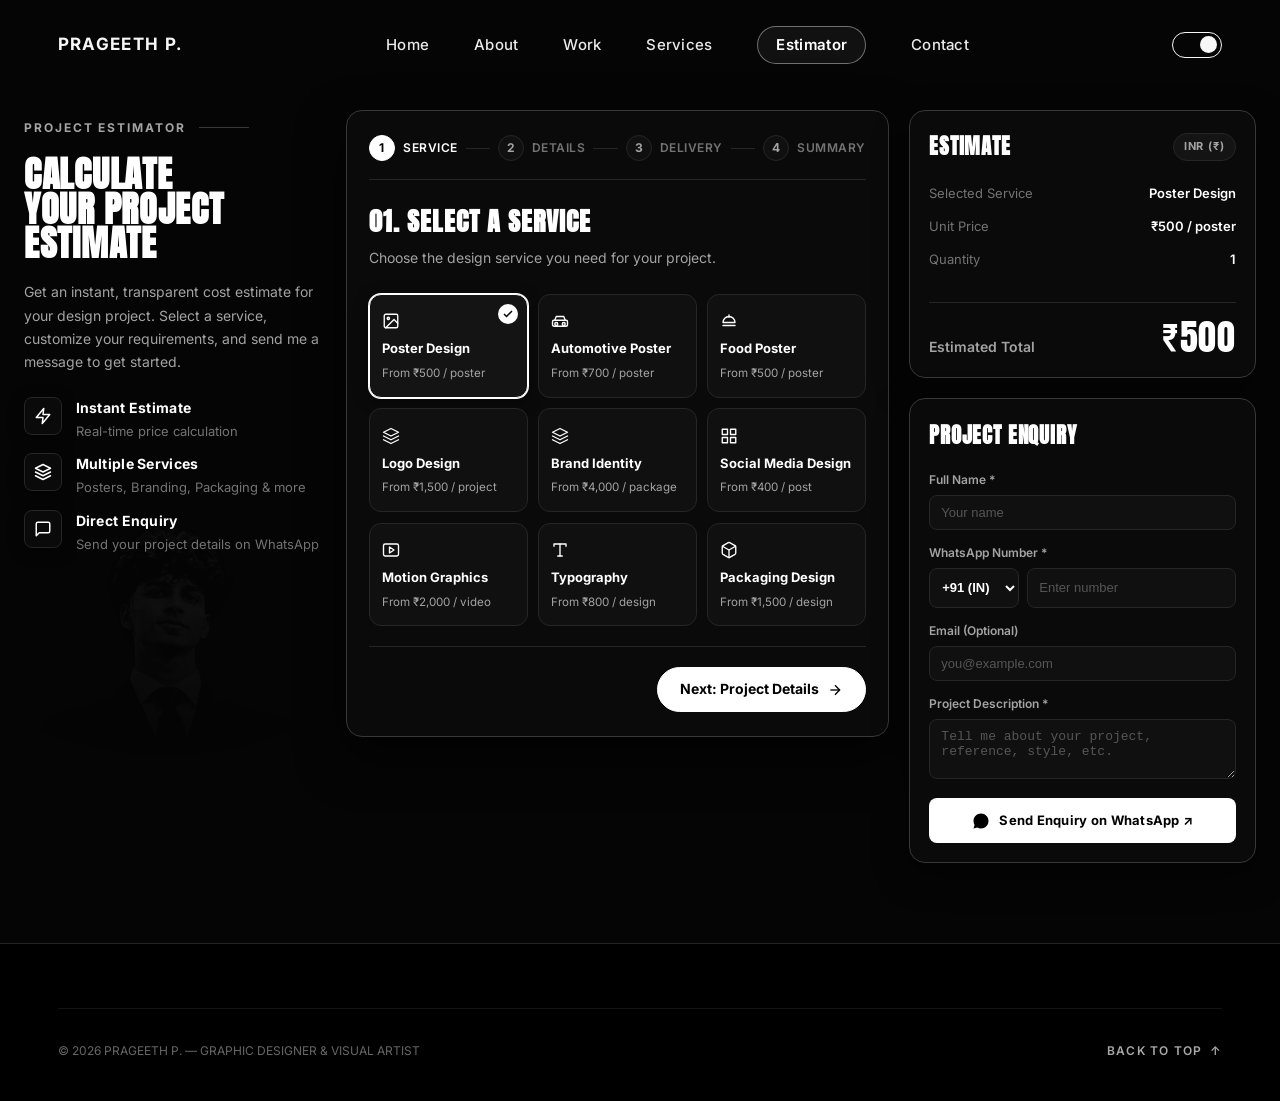
<file: estimator.html>
<!DOCTYPE html>
<html lang="en" data-theme="dark">
<head>
  <meta charset="UTF-8">
  <meta name="viewport" content="width=device-width, initial-scale=1.0">
  <title>Project Cost Estimator — PRAGEETH P. | Graphic Designer &amp; Visual Artist</title>
  <meta name="description" content="Calculate real-time project estimates for posters, branding, typography, motion graphics, and social media design by Prageeth P.">

  <!-- Favicon -->
  <link rel="icon" type="image/png" href="assets/icons/p logo_2026-11-01_16-18-28 Topaz Gigapixel 4x scale.png">

  <!-- Google Fonts Preconnect -->
  <link rel="preconnect" href="https://fonts.googleapis.com">
  <link rel="preconnect" href="https://fonts.gstatic.com" crossorigin>
  <link href="https://fonts.googleapis.com/css2?family=Anton&family=Bebas+Neue&family=Inter:wght@300;400;500;600;700&family=Manrope:wght@400;500;600;700;800&display=swap" rel="stylesheet">

  <!-- Core & Page Styles -->
  <link rel="stylesheet" href="css/style.css">
  <link rel="stylesheet" href="css/animations.css">
  <link rel="stylesheet" href="css/responsive.css">
  <link rel="stylesheet" href="css/estimator.css">
</head>
<body class="estimator-page-body">
  <!-- Accessibility Skip Link -->
  <a href="#estimator-content" class="skip-to-content">Skip to estimator content</a>

  <!-- Global Header Navigation -->
  <header class="site-header scrolled" role="banner">
    <div class="header-container">
      <a href="index.html#home" class="brand-wordmark" aria-label="Prageeth P. - Return to homepage">PRAGEETH P.</a>

      <!-- Desktop Navigation Menu -->
      <nav class="main-nav" aria-label="Primary Navigation">
        <a href="index.html#home" class="nav-link">Home</a>
        <a href="index.html#about" class="nav-link">About</a>
        <a href="index.html#work" class="nav-link">Work</a>
        <a href="index.html#services" class="nav-link">Services</a>
        <a href="estimator.html" class="nav-link active nav-link-pill">Estimator</a>
        <a href="index.html#contact" class="nav-link">Contact</a>
      </nav>

      <!-- Header Actions: Theme Toggle & Mobile Hamburger -->
      <div class="header-actions">
        <button id="theme-toggle" class="theme-toggle-btn" aria-label="Toggle theme" role="switch" aria-checked="false" title="Toggle between Dark and Light mode">
          <span class="theme-toggle-thumb"></span>
        </button>

        <button class="menu-toggle-btn" aria-label="Toggle mobile menu" aria-expanded="false">
          <span class="menu-toggle-bar"></span>
          <span class="menu-toggle-bar"></span>
          <span class="menu-toggle-bar"></span>
        </button>
      </div>
    </div>
  </header>

  <!-- Main Estimator Experience -->
  <main id="estimator-content" class="estimator-page">
    <!-- Atmospheric Background Decoration -->
    <div class="estimator-bg-decor" aria-hidden="true">
      <div class="estimator-portrait-ghost"></div>
    </div>

    <!-- 3-Column Editorial Grid Layout (Matching Reference Mockup) -->
    <div class="estimator-layout-grid">
      
      <!-- ======================================================================
           LEFT COLUMN: INTRODUCTION & FEATURES (Approx. 28%)
           ====================================================================== -->
      <section class="estimator-col-intro" aria-label="Estimator Introduction">
        <div class="estimator-kicker-row">
          <span class="estimator-kicker">PROJECT ESTIMATOR</span>
          <div class="estimator-kicker-line"></div>
        </div>

        <h1 class="estimator-main-title">
          CALCULATE<br>
          YOUR PROJECT<br>
          ESTIMATE
        </h1>

        <p class="estimator-intro-desc">
          Get an instant, transparent cost estimate for your design project. Select a service, customize your requirements, and send me a message to get started.
        </p>

        <!-- 3 Feature Highlights -->
        <div class="estimator-features-list">
          <div class="estimator-feature-item">
            <div class="estimator-feature-icon-box">
              <svg viewBox="0 0 24 24" fill="none" stroke="currentColor" stroke-width="2" stroke-linecap="round" stroke-linejoin="round">
                <polygon points="13 2 3 14 12 14 11 22 21 10 12 10 13 2"></polygon>
              </svg>
            </div>
            <div>
              <h3 class="estimator-feature-title">Instant Estimate</h3>
              <p class="estimator-feature-desc">Real-time price calculation</p>
            </div>
          </div>

          <div class="estimator-feature-item">
            <div class="estimator-feature-icon-box">
              <svg viewBox="0 0 24 24" fill="none" stroke="currentColor" stroke-width="2" stroke-linecap="round" stroke-linejoin="round">
                <polygon points="12 2 2 7 12 12 22 7 12 2"></polygon>
                <polyline points="2 17 12 22 22 17"></polyline>
                <polyline points="2 12 12 17 22 12"></polyline>
              </svg>
            </div>
            <div>
              <h3 class="estimator-feature-title">Multiple Services</h3>
              <p class="estimator-feature-desc">Posters, Branding, Packaging &amp; more</p>
            </div>
          </div>

          <div class="estimator-feature-item">
            <div class="estimator-feature-icon-box">
              <svg viewBox="0 0 24 24" fill="none" stroke="currentColor" stroke-width="2" stroke-linecap="round" stroke-linejoin="round">
                <path d="M21 15a2 2 0 0 1-2 2H7l-4 4V5a2 2 0 0 1 2-2h14a2 2 0 0 1 2 2z"></path>
              </svg>
            </div>
            <div>
              <h3 class="estimator-feature-title">Direct Enquiry</h3>
              <p class="estimator-feature-desc">Send your project details on WhatsApp</p>
            </div>
          </div>
        </div>
      </section>

      <!-- ======================================================================
           CENTER COLUMN: 4-STEP CALCULATOR PANEL (Approx. 44%)
           ====================================================================== -->
      <section class="estimator-col-calculator" aria-label="Interactive Calculator Steps">
        <!-- 4-Step Progress Indicator -->
        <nav class="estimator-stepper" aria-label="Calculator Steps">
          <button type="button" class="stepper-item active" data-step="1">
            <span class="stepper-num">1</span>
            <span>Service</span>
          </button>
          <div class="stepper-divider"></div>

          <button type="button" class="stepper-item" data-step="2">
            <span class="stepper-num">2</span>
            <span>Details</span>
          </button>
          <div class="stepper-divider"></div>

          <button type="button" class="stepper-item" data-step="3">
            <span class="stepper-num">3</span>
            <span>Delivery</span>
          </button>
          <div class="stepper-divider"></div>

          <button type="button" class="stepper-item" data-step="4">
            <span class="stepper-num">4</span>
            <span>Summary</span>
          </button>
        </nav>

        <!-- STEP 01: SELECT A SERVICE -->
        <div class="estimator-step-pane active" data-step="1">
          <div class="step-pane-header">
            <h2 class="step-pane-title">01. SELECT A SERVICE</h2>
            <p class="step-pane-subtitle">Choose the design service you need for your project.</p>
          </div>

          <!-- 3x3 Grid of 9 Service Cards -->
          <div class="services-card-grid" id="services-grid" role="radiogroup" aria-label="Select a service">
            <!-- Dynamically populated by estimator-ui.js -->
          </div>

          <div class="step-actions-bar">
            <button type="button" class="step-btn-next" data-action="next-step">
              Next: Project Details
              <svg width="16" height="16" viewBox="0 0 24 24" fill="none" stroke="currentColor" stroke-width="2">
                <line x1="5" y1="12" x2="19" y2="12"></line>
                <polyline points="12 5 19 12 12 19"></polyline>
              </svg>
            </button>
          </div>
        </div>

        <!-- STEP 02: PROJECT DETAILS -->
        <div class="estimator-step-pane" data-step="2">
          <div class="step-pane-header">
            <h2 class="step-pane-title">02. PROJECT DETAILS</h2>
            <p class="step-pane-subtitle">Configure quantity, deliverables, and add-on requirements.</p>
          </div>

          <!-- Dynamic Controls based on selected service -->
          <div id="dynamic-details-container"></div>

          <div class="step-actions-bar">
            <button type="button" class="step-btn-back" data-action="prev-step">← Back to Services</button>
            <button type="button" class="step-btn-next" data-action="next-step">
              Next: Delivery
              <svg width="16" height="16" viewBox="0 0 24 24" fill="none" stroke="currentColor" stroke-width="2">
                <line x1="5" y1="12" x2="19" y2="12"></line>
                <polyline points="12 5 19 12 12 19"></polyline>
              </svg>
            </button>
          </div>
        </div>

        <!-- STEP 03: DELIVERY OPTIONS -->
        <div class="estimator-step-pane" data-step="3">
          <div class="step-pane-header">
            <h2 class="step-pane-title">03. DELIVERY PREFERENCE</h2>
            <p class="step-pane-subtitle">Select your target timeline and production turnaround.</p>
          </div>

          <div id="delivery-options-container"></div>

          <div class="step-actions-bar">
            <button type="button" class="step-btn-back" data-action="prev-step">← Back to Details</button>
            <button type="button" class="step-btn-next" data-action="next-step">
              Next: Review Summary
              <svg width="16" height="16" viewBox="0 0 24 24" fill="none" stroke="currentColor" stroke-width="2">
                <line x1="5" y1="12" x2="19" y2="12"></line>
                <polyline points="12 5 19 12 12 19"></polyline>
              </svg>
            </button>
          </div>
        </div>

        <!-- STEP 04: PROJECT SUMMARY -->
        <div class="estimator-step-pane" data-step="4">
          <div class="step-pane-header">
            <h2 class="step-pane-title">04. PROJECT SUMMARY</h2>
            <p class="step-pane-subtitle">Review your complete configuration and fixed cost breakdown.</p>
          </div>

          <div id="summary-table-container"></div>

          <div class="step-actions-bar">
            <button type="button" class="step-btn-back" data-action="jump-step" data-target-step="1">← Edit Selections</button>
            <button type="button" class="step-btn-next" onclick="document.getElementById('client-name').focus(); document.querySelector('.estimator-side-panel:last-child').scrollIntoView({behavior: 'smooth'});">
              Confirm &amp; Fill Enquiry ↓
            </button>
          </div>
        </div>
      </section>

      <!-- ======================================================================
           RIGHT COLUMN: ESTIMATE & ENQUIRY (Approx. 28%)
           ====================================================================== -->
      <aside class="estimator-col-summary" aria-label="Estimate and Enquiry Panels">
        
        <!-- PANEL A: LIVE ESTIMATE -->
        <div class="estimator-side-panel">
          <div class="estimate-panel-head">
            <h3 class="estimate-panel-title">ESTIMATE</h3>
            <span class="estimate-currency-badge">INR (₹)</span>
          </div>

          <div class="estimate-lines-list">
            <div class="estimate-line-item">
              <span class="estimate-line-label">Selected Service</span>
              <span class="estimate-line-val" id="est-service-name">Poster Design</span>
            </div>

            <div class="estimate-line-item">
              <span class="estimate-line-label">Unit Price</span>
              <span class="estimate-line-val" id="est-unit-price">₹500 / poster</span>
            </div>

            <div class="estimate-line-item">
              <span class="estimate-line-label">Quantity</span>
              <span class="estimate-line-val" id="est-quantity">1</span>
            </div>

            <div id="est-dynamic-lines"></div>
          </div>

          <div class="estimate-divider"></div>

          <div class="estimate-total-row">
            <span class="estimate-total-label">Estimated Total</span>
            <span class="estimate-grand-total" id="est-grand-total">₹500</span>
          </div>
        </div>

        <!-- PANEL B: PROJECT ENQUIRY FORM -->
        <div class="estimator-side-panel">
          <h3 class="enquiry-panel-title">PROJECT ENQUIRY</h3>

          <form id="estimator-enquiry-form" class="enquiry-form" novalidate>
            <!-- Full Name -->
            <div class="form-field-group">
              <label for="client-name" class="form-field-label">Full Name *</label>
              <input type="text" id="client-name" class="enquiry-input" placeholder="Your name" required>
              <span class="form-error-msg">Please enter your full name.</span>
            </div>

            <!-- WhatsApp Number with Country Code -->
            <div class="form-field-group">
              <label for="client-phone" class="form-field-label">WhatsApp Number *</label>
              <div class="phone-input-row">
                <select id="country-code" class="country-code-select" aria-label="Country Code">
                  <option value="+91" selected>+91 (IN)</option>
                  <option value="+1">+1 (US)</option>
                  <option value="+44">+44 (UK)</option>
                  <option value="+971">+971 (UAE)</option>
                  <option value="+61">+61 (AU)</option>
                  <option value="+65">+65 (SG)</option>
                  <option value="+49">+49 (DE)</option>
                </select>
                <input type="tel" id="client-phone" class="enquiry-input" placeholder="Enter number" required>
              </div>
              <span class="form-error-msg">Please enter a valid WhatsApp phone number.</span>
            </div>

            <!-- Email (Optional) -->
            <div class="form-field-group">
              <label for="client-email" class="form-field-label">Email (Optional)</label>
              <input type="email" id="client-email" class="enquiry-input" placeholder="you@example.com">
            </div>

            <!-- Project Description -->
            <div class="form-field-group">
              <label for="client-notes" class="form-field-label">Project Description *</label>
              <textarea id="client-notes" class="enquiry-textarea" placeholder="Tell me about your project, reference, style, etc." required></textarea>
              <span class="form-error-msg">Please provide a brief description of your project.</span>
            </div>

            <!-- Primary WhatsApp Submission Button -->
            <button type="submit" class="whatsapp-submit-btn">
              <svg viewBox="0 0 24 24">
                <path d="M12.031 6.172c-3.181 0-5.767 2.586-5.768 5.766-.001 1.298.38 2.27 1.019 3.287l-.582 2.128 2.182-.573c.978.58 1.911.928 3.145.929 3.178 0 5.767-2.587 5.768-5.766.001-3.187-2.575-5.77-5.764-5.771zm3.392 8.244c-.144.405-.837.774-1.17.824-.299.045-.677.063-1.092-.069-.252-.08-.575-.187-.988-.365-1.739-.751-2.874-2.502-2.961-2.617-.087-.116-.708-.94-.708-1.793s.448-1.273.607-1.446c.159-.173.346-.217.462-.217l.332.006c.106.005.249-.04.39.298.144.347.491 1.2.534 1.287.043.087.072.188.014.304-.058.116-.087.188-.173.289l-.26.304c-.087.086-.177.18-.076.354.101.174.449.741.964 1.201.662.591 1.221.774 1.394.86s.274.072.376-.043c.101-.116.433-.506.549-.68.116-.173.231-.145.39-.087s1.011.477 1.184.564.289.13.332.202c.043.073.043.419-.101.825zM12 2C6.477 2 2 6.477 2 12c0 1.891.524 3.66 1.434 5.176L2 22l4.954-1.399C8.423 21.498 10.155 22 12 22c5.523 0 10-4.477 10-10S17.523 2 12 2z"/>
              </svg>
              Send Enquiry on WhatsApp ↗
            </button>
          </form>
        </div>
      </aside>
    </div>
  </main>

  <!-- Global Footer -->
  <footer class="site-footer">
    <div class="container">
      <div class="footer-bottom">
        <p>© <span id="current-year">2026</span> PRAGEETH P. — GRAPHIC DESIGNER &amp; VISUAL ARTIST</p>
        <a href="#estimator-content" id="back-to-top" class="back-to-top-btn" aria-label="Back to top of page">
          <span>Back to Top</span>
          <span>↑</span>
        </a>
      </div>
    </div>
  </footer>

  <!-- Application Scripts -->
  <script src="js/pricing-config.js"></script>
  <script src="js/calculator.js"></script>
  <script src="js/whatsapp.js"></script>
  <script src="js/estimator-ui.js"></script>
  <script src="js/navigation.js"></script>
  <script src="js/main.js"></script>
</body>
</html>
</file>
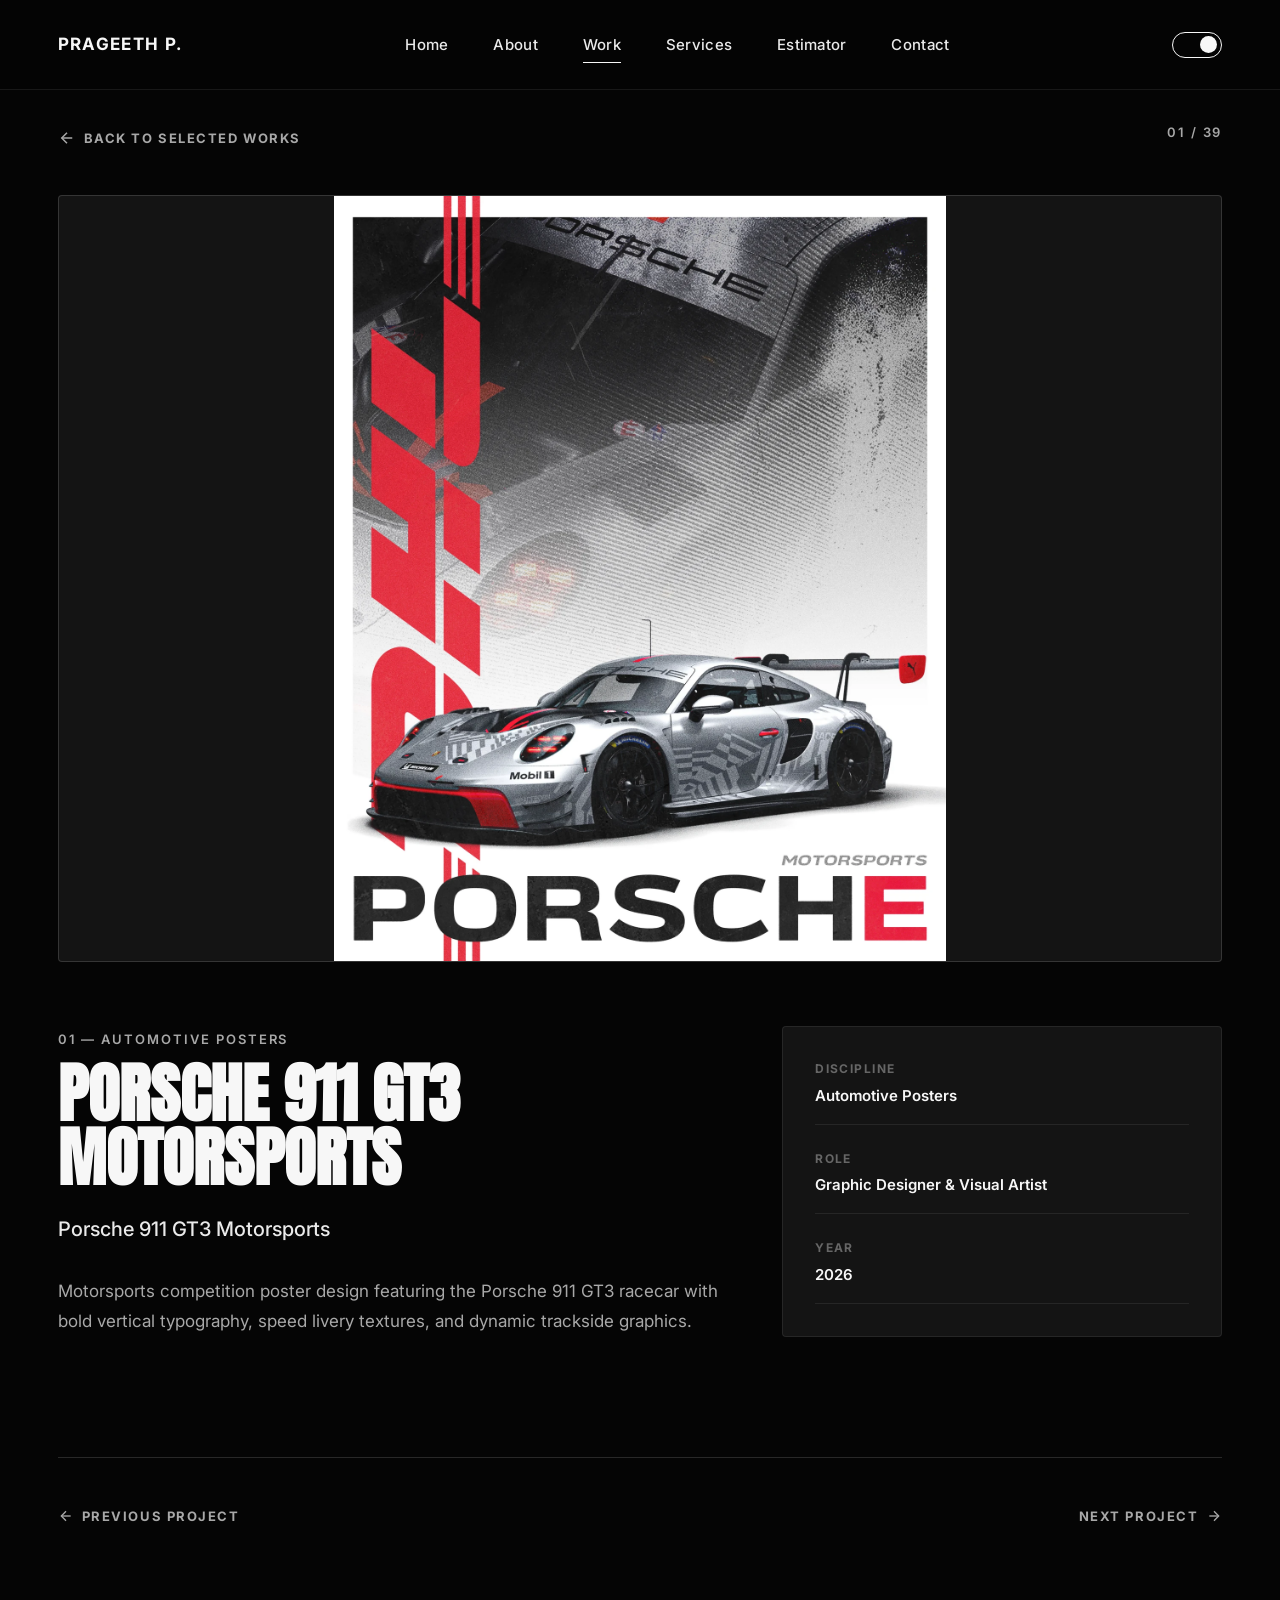
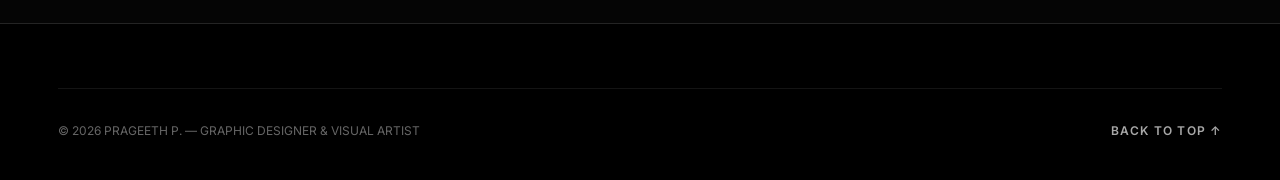
<file: pages/project.html>
<!DOCTYPE html>
<html lang="en" data-theme="dark">
<head>
  <meta charset="UTF-8">
  <meta name="viewport" content="width=device-width, initial-scale=1.0">
  <title>Project Details — PRAGEETH P.</title>
  <meta name="description" content="Project case study and visual presentation by Prageeth P., Independent Graphic Designer & Visual Artist.">
  
  <!-- Fonts -->
  <link rel="preconnect" href="https://fonts.googleapis.com">
  <link rel="preconnect" href="https://fonts.gstatic.com" crossorigin>
  <link href="https://fonts.googleapis.com/css2?family=Anton&family=Bebas+Neue&family=Inter:wght@300;400;500;600;700&family=Manrope:wght@400;500;600;700;800&display=swap" rel="stylesheet">
  
  <!-- Styles -->
  <link rel="stylesheet" href="../css/style.css">
  <link rel="stylesheet" href="../css/animations.css">
  <link rel="stylesheet" href="../css/responsive.css">
  
  <style>
    .project-page-wrap {
      padding-top: calc(var(--header-height) + 2rem);
      padding-bottom: 6rem;
      min-height: 100vh;
    }
    .back-nav-bar {
      margin-bottom: 2.5rem;
      display: flex;
      justify-content: space-between;
      align-items: center;
    }
    .back-link {
      display: inline-flex;
      align-items: center;
      gap: 0.5rem;
      font-size: 0.8125rem;
      font-weight: 700;
      letter-spacing: 0.12em;
      text-transform: uppercase;
      color: var(--text-muted);
      transition: color var(--trans-fast);
    }
    .back-link:hover {
      color: var(--text-main);
    }
    .project-hero-media {
      width: 100%;
      border: 1px solid var(--border-line);
      border-radius: 4px;
      overflow: hidden;
      margin-bottom: 4rem;
      background-color: var(--bg-card);
    }
    .project-hero-img {
      width: 100%;
      max-height: 85vh;
      object-fit: contain;
      margin-inline: auto;
    }
    .project-narrative-grid {
      display: grid;
      grid-template-columns: 1.5fr 1fr;
      gap: 4rem;
      align-items: flex-start;
    }
    .project-full-title {
      font-family: var(--font-display);
      font-size: clamp(2.5rem, 5vw, 4.5rem);
      text-transform: uppercase;
      line-height: 1;
      margin-bottom: 1.5rem;
    }
    .project-headline-lead {
      font-size: 1.25rem;
      line-height: 1.5;
      color: var(--text-soft);
      margin-bottom: 2rem;
      font-weight: 500;
    }
    .project-full-desc {
      font-size: 1.0625rem;
      line-height: 1.8;
      color: var(--text-muted);
      margin-bottom: 2.5rem;
    }
    .spec-group {
      background-color: var(--bg-card);
      border: 1px solid var(--border-subtle);
      border-radius: 4px;
      padding: 2rem;
      display: flex;
      flex-direction: column;
      gap: 1.5rem;
    }
    .spec-row {
      display: flex;
      flex-direction: column;
      gap: 0.35rem;
      padding-bottom: 1rem;
      border-bottom: 1px solid var(--border-subtle);
    }
    .spec-row:last-child {
      border-bottom: none;
      padding-bottom: 0;
    }
    .spec-title {
      font-size: 0.75rem;
      font-weight: 700;
      letter-spacing: 0.12em;
      text-transform: uppercase;
      color: var(--text-dim);
    }
    .spec-val {
      font-size: 0.9375rem;
      font-weight: 600;
      color: var(--text-main);
    }
    .deliverables-tags {
      display: flex;
      flex-wrap: wrap;
      gap: 0.5rem;
      margin-top: 0.25rem;
    }
    .deliv-tag {
      font-size: 0.75rem;
      background: var(--bg-surface);
      border: 1px solid var(--border-line);
      padding: 0.3rem 0.6rem;
      border-radius: 2px;
      color: var(--text-soft);
    }
    .project-pagination-bar {
      display: flex;
      justify-content: space-between;
      margin-top: 5rem;
      padding-top: 3rem;
      border-top: 1px solid var(--border-line);
    }
    @media (max-width: 900px) {
      .project-narrative-grid {
        grid-template-columns: 1fr;
        gap: 2.5rem;
      }
    }
  </style>
</head>
<body>
  <!-- Header -->
  <header class="site-header scrolled">
    <div class="header-container">
      <a href="../index.html" class="brand-wordmark">PRAGEETH P.</a>
      <nav class="main-nav" aria-label="Main Navigation">
        <a href="../index.html#home" class="nav-link">Home</a>
        <a href="../index.html#about" class="nav-link">About</a>
        <a href="../index.html#work" class="nav-link active">Work</a>
        <a href="../index.html#services" class="nav-link">Services</a>
        <a href="../estimator.html" class="nav-link">Estimator</a>
        <a href="../index.html#contact" class="nav-link">Contact</a>
      </nav>
      <div class="header-actions">
        <button id="theme-toggle" class="theme-toggle-btn" aria-label="Toggle theme" role="switch" aria-checked="false">
          <span class="theme-toggle-thumb"></span>
        </button>
      </div>
    </div>
  </header>

  <main class="project-page-wrap">
    <div class="container">
      <div class="back-nav-bar">
        <a href="../index.html#work" class="back-link">
          <svg width="18" height="18" viewBox="0 0 24 24" fill="none" stroke="currentColor" stroke-width="2">
            <line x1="19" y1="12" x2="5" y2="12"></line>
            <polyline points="12 19 5 12 12 5"></polyline>
          </svg>
          Back to Selected Works
        </a>
        <span id="project-meta-count" class="section-label">01 / 06</span>
      </div>

      <!-- Hero Visual -->
      <div class="project-hero-media">
        <img id="detail-img" class="project-hero-img" src="" alt="Project Artwork">
      </div>

      <!-- Narrative & Details -->
      <div class="project-narrative-grid">
        <div>
          <span id="detail-category" class="section-label">Category</span>
          <h1 id="detail-title" class="project-full-title">Project Title</h1>
          <p id="detail-headline" class="project-headline-lead">Project headline and creative concept</p>
          <div id="detail-desc" class="project-full-desc">Detailed project description.</div>
        </div>

        <div class="spec-group">
          <div class="spec-row">
            <span class="spec-title">Discipline</span>
            <span id="detail-discipline" class="spec-val">—</span>
          </div>
          <div class="spec-row">
            <span class="spec-title">Client / Context</span>
            <span id="detail-client" class="spec-val">—</span>
          </div>
          <div class="spec-row">
            <span class="spec-title">Role</span>
            <span id="detail-role" class="spec-val">—</span>
          </div>
          <div class="spec-row">
            <span class="spec-title">Year</span>
            <span id="detail-year" class="spec-val">—</span>
          </div>
          <div class="spec-row">
            <span class="spec-title">Deliverables</span>
            <div id="detail-deliverables" class="deliverables-tags"></div>
          </div>
        </div>
      </div>

      <!-- Pagination -->
      <div class="project-pagination-bar">
        <a id="prev-project-link" href="#" class="back-link">
          <svg width="16" height="16" viewBox="0 0 24 24" fill="none" stroke="currentColor" stroke-width="2">
            <line x1="19" y1="12" x2="5" y2="12"></line>
            <polyline points="12 19 5 12 12 5"></polyline>
          </svg>
          Previous Project
        </a>
        <a id="next-project-link" href="#" class="back-link">
          Next Project
          <svg width="16" height="16" viewBox="0 0 24 24" fill="none" stroke="currentColor" stroke-width="2">
            <line x1="5" y1="12" x2="19" y2="12"></line>
            <polyline points="12 5 19 12 12 19"></polyline>
          </svg>
        </a>
      </div>
    </div>
  </main>

  <footer class="site-footer">
    <div class="container">
      <div class="footer-bottom">
        <span>© <span id="current-year">2026</span> PRAGEETH P. — GRAPHIC DESIGNER & VISUAL ARTIST</span>
        <a href="#" id="back-to-top" class="back-to-top-btn">
          Back to Top ↑
        </a>
      </div>
    </div>
  </footer>

  <script src="../js/projects.js"></script>
  <script src="../js/main.js"></script>
  <script>
    document.addEventListener('DOMContentLoaded', () => {
      const urlParams = new URLSearchParams(window.location.search);
      const projectId = urlParams.get('id') || PROJECTS_DATA[0].id;
      
      const projectIndex = PROJECTS_DATA.findIndex(p => p.id === projectId);
      const project = projectIndex !== -1 ? PROJECTS_DATA[projectIndex] : PROJECTS_DATA[0];
      const actualIndex = projectIndex !== -1 ? projectIndex : 0;

      // Update metadata
      document.title = `${project.title} — PRAGEETH P.`;
      
      const img = document.getElementById('detail-img');
      img.src = `../${project.image}`;
      img.alt = `${project.title} by Prageeth P.`;

      document.getElementById('project-meta-count').textContent = `${project.number} / ${PROJECTS_DATA.length}`;
      document.getElementById('detail-category').textContent = `${project.number} — ${project.category}`;
      document.getElementById('detail-title').textContent = project.title;
      document.getElementById('detail-headline').textContent = project.headline || project.title;
      document.getElementById('detail-desc').textContent = project.description || '';
      document.getElementById('detail-discipline').textContent = project.category;
      
      const clientEl = document.getElementById('detail-client');
      if (clientEl) {
        const clientRow = clientEl.closest('.spec-row');
        if (project.client) {
          if (clientRow) clientRow.style.display = 'flex';
          clientEl.textContent = project.client;
        } else if (clientRow) {
          clientRow.style.display = 'none';
        }
      }
      
      document.getElementById('detail-role').textContent = project.role || 'Graphic Designer & Visual Artist';
      document.getElementById('detail-year').textContent = project.year || '2024';

      const delivContainer = document.getElementById('detail-deliverables');
      if (delivContainer) {
        const delivRow = delivContainer.closest('.spec-row');
        delivContainer.innerHTML = '';
        if (project.deliverables && project.deliverables.length > 0) {
          if (delivRow) delivRow.style.display = 'flex';
          project.deliverables.forEach(d => {
            const tag = document.createElement('span');
            tag.className = 'deliv-tag';
            tag.textContent = d;
            delivContainer.appendChild(tag);
          });
        } else if (delivRow) {
          delivRow.style.display = 'none';
        }
      }

      // Pagination
      const prevIndex = actualIndex === 0 ? PROJECTS_DATA.length - 1 : actualIndex - 1;
      const nextIndex = actualIndex === PROJECTS_DATA.length - 1 ? 0 : actualIndex + 1;
      
      document.getElementById('prev-project-link').href = `project.html?id=${PROJECTS_DATA[prevIndex].id}`;
      document.getElementById('next-project-link').href = `project.html?id=${PROJECTS_DATA[nextIndex].id}`;
    });
  </script>
</body>
</html>
</file>
<file: css/style.css>
@font-face {
  font-family: 'Anton';
  src: url('../assets/fonts/Anton-Regular.ttf') format('truetype');
  font-weight: 400;
  font-style: normal;
  font-display: swap;
}

@font-face {
  font-family: 'Bebas Neue';
  src: url('../assets/fonts/BebasNeue-Regular.ttf') format('truetype');
  font-weight: 400;
  font-style: normal;
  font-display: swap;
}

:root {
  /* Strict Monochrome Color System */
  --bg-deep: #000000;
  --bg-main: #050505;
  --bg-surface: #0e0e0e;
  --bg-card: #141414;
  --bg-card-hover: #1c1c1c;
  
  --text-main: #F7F7F7;
  --text-soft: #EAEAEA;
  --text-muted: #A8A8A8;
  --text-dim: #666666;
  
  --border-line: rgba(255, 255, 255, 0.14);
  --border-subtle: rgba(255, 255, 255, 0.08);
  --border-strong: rgba(255, 255, 255, 0.35);
  
  --focus-ring: #FFFFFF;
  --accent-tint: #FFFFFF;
  
  /* Typography */
  --font-display: 'Anton', 'Bebas Neue', sans-serif;
  --font-sans: 'Inter', 'Manrope', -apple-system, BlinkMacSystemFont, 'Segoe UI', Roboto, sans-serif;
  
  /* Layout & Sizing */
  --container-max: 1440px;
  --header-height: 90px;
  --section-pad-y: clamp(5rem, 10vw, 9rem);
  --page-pad-x: clamp(1.5rem, 4.5vw, 4.5rem);
  
  /* Transitions */
  --ease-editorial: cubic-bezier(0.16, 1, 0.3, 1);
  --trans-fast: 0.2s ease;
  --trans-smooth: 0.4s var(--ease-editorial);
  --trans-slow: 0.7s var(--ease-editorial);
}

/* Light Mode Overrides (Architectural High-End Monochrome) */
[data-theme="light"] {
  --bg-deep: #F5F5F3;
  --bg-main: #FAFAFA;
  --bg-surface: #F0F0EE;
  --bg-card: #E8E8E6;
  --bg-card-hover: #DFDFDC;
  
  --text-main: #0A0A0A;
  --text-soft: #1E1E1E;
  --text-muted: #666666;
  --text-dim: #999999;
  
  --border-line: rgba(0, 0, 0, 0.14);
  --border-subtle: rgba(0, 0, 0, 0.08);
  --border-strong: rgba(0, 0, 0, 0.4);
  
  --focus-ring: #000000;
  --accent-tint: #000000;
}

/* --------------------------------------------------------------------------
   CSS Reset & Base Rules
   -------------------------------------------------------------------------- */
*, *::before, *::after {
  box-sizing: border-box;
  margin: 0;
  padding: 0;
}

html {
  font-size: 16px;
  scroll-behavior: smooth;
  background-color: var(--bg-deep);
  color: var(--text-main);
  text-rendering: optimizeLegibility;
  -webkit-font-smoothing: antialiased;
  -moz-osx-font-smoothing: grayscale;
}

body {
  font-family: var(--font-sans);
  background-color: var(--bg-main);
  color: var(--text-main);
  min-height: 100vh;
  line-height: 1.6;
  overflow-x: hidden;
  position: relative;
  transition: background-color var(--trans-smooth), color var(--trans-smooth);
}

img, video {
  max-width: 100%;
  height: auto;
  display: block;
}

a {
  color: inherit;
  text-decoration: none;
  transition: color var(--trans-fast), opacity var(--trans-fast);
}

button {
  background: none;
  border: none;
  color: inherit;
  font: inherit;
  cursor: pointer;
}

ul, ol {
  list-style: none;
}

:focus-visible {
  outline: 2px solid var(--focus-ring);
  outline-offset: 4px;
}

/* --------------------------------------------------------------------------
   Accessibility & Screen Readers
   -------------------------------------------------------------------------- */
.sr-only {
  position: absolute;
  width: 1px;
  height: 1px;
  padding: 0;
  margin: -1px;
  overflow: hidden;
  clip: rect(0, 0, 0, 0);
  white-space: nowrap;
  border: 0;
}

.skip-to-content {
  position: absolute;
  top: -100px;
  left: 2rem;
  background: var(--text-main);
  color: var(--bg-deep);
  padding: 0.75rem 1.5rem;
  z-index: 1000;
  font-weight: 600;
  transition: top var(--trans-fast);
}

.skip-to-content:focus {
  top: 1.5rem;
}

/* --------------------------------------------------------------------------
   Shared Layout & Container
   -------------------------------------------------------------------------- */
.container {
  width: 100%;
  max-width: var(--container-max);
  margin-inline: auto;
  padding-inline: var(--page-pad-x);
}

.section-pad {
  padding-block: var(--section-pad-y);
}

.section-header {
  margin-bottom: clamp(3rem, 6vw, 5rem);
}

.section-label {
  font-size: 0.8125rem;
  font-weight: 600;
  letter-spacing: 0.15em;
  text-transform: uppercase;
  color: var(--text-muted);
  display: inline-block;
  margin-bottom: 0.75rem;
}

.section-title {
  font-family: var(--font-display);
  font-size: clamp(2.5rem, 6vw, 4.75rem);
  line-height: 0.95;
  letter-spacing: -0.01em;
  text-transform: uppercase;
  color: var(--text-main);
  margin-bottom: 1.25rem;
}

.section-desc {
  font-size: clamp(0.9375rem, 1.4vw, 1.125rem);
  color: var(--text-muted);
  max-width: 680px;
  line-height: 1.6;
}

/* --------------------------------------------------------------------------
   Header & Navigation
   -------------------------------------------------------------------------- */
.site-header {
  position: fixed;
  top: 0;
  left: 0;
  width: 100%;
  height: var(--header-height);
  z-index: 100;
  transition: background-color var(--trans-smooth), backdrop-filter var(--trans-smooth), border-color var(--trans-smooth);
}

.site-header.scrolled {
  background-color: rgba(5, 5, 5, 0.85);
  backdrop-filter: blur(12px);
  -webkit-backdrop-filter: blur(12px);
  border-bottom: 1px solid var(--border-subtle);
}

[data-theme="light"] .site-header.scrolled {
  background-color: rgba(250, 250, 250, 0.9);
}

.header-container {
  height: 100%;
  display: flex;
  align-items: center;
  justify-content: space-between;
  padding-inline: var(--page-pad-x);
}

.brand-wordmark {
  font-family: var(--font-sans);
  font-size: 1.0625rem;
  font-weight: 700;
  letter-spacing: 0.08em;
  text-transform: uppercase;
  color: var(--text-main);
  position: relative;
  z-index: 102;
}

.main-nav {
  display: flex;
  align-items: center;
  gap: clamp(1.5rem, 3.5vw, 3rem);
}

.nav-link {
  font-size: 0.9375rem;
  font-weight: 500;
  letter-spacing: 0.02em;
  color: var(--text-soft);
  position: relative;
  padding-block: 0.25rem;
}

.nav-link::after {
  content: '';
  position: absolute;
  bottom: -2px;
  left: 0;
  width: 0%;
  height: 1px;
  background-color: var(--text-main);
  transition: width var(--trans-smooth);
}

.nav-link:hover::after,
.nav-link.active::after {
  width: 100%;
}

.nav-link:hover {
  color: var(--text-main);
}

.header-actions {
  display: flex;
  align-items: center;
  gap: 1.25rem;
  position: relative;
  z-index: 102;
}

/* Minimalist Pill Theme Toggle */
.theme-toggle-btn {
  width: 50px;
  height: 26px;
  background-color: transparent;
  border: 1.5px solid var(--text-main);
  border-radius: 999px;
  position: relative;
  cursor: pointer;
  padding: 2px;
  transition: border-color var(--trans-fast);
}

.theme-toggle-thumb {
  position: absolute;
  top: 3px;
  right: 4px;
  width: 17px;
  height: 17px;
  background-color: var(--text-main);
  border-radius: 50%;
  transition: transform var(--trans-smooth), background-color var(--trans-fast);
}

[data-theme="light"] .theme-toggle-thumb {
  transform: translateX(-24px);
}

/* Mobile Hamburger Button */
.menu-toggle-btn {
  display: none;
  flex-direction: column;
  justify-content: center;
  gap: 6px;
  width: 38px;
  height: 38px;
  padding: 4px;
  cursor: pointer;
  z-index: 102;
}

.menu-toggle-bar {
  width: 24px;
  height: 2px;
  background-color: var(--text-main);
  transition: transform var(--trans-smooth), opacity var(--trans-smooth);
}

.menu-toggle-btn.open .menu-toggle-bar:nth-child(1) {
  transform: translateY(8px) rotate(45deg);
}

.menu-toggle-btn.open .menu-toggle-bar:nth-child(2) {
  opacity: 0;
}

.menu-toggle-btn.open .menu-toggle-bar:nth-child(3) {
  transform: translateY(-8px) rotate(-45deg);
}

/* --------------------------------------------------------------------------
   PAGE 01 — HERO SECTION (Faithful to Reference Mockup)
   -------------------------------------------------------------------------- */
.hero-section {
  position: relative;
  width: 100%;
  height: 100vh;
  height: 100svh;
  background-color: var(--bg-deep);
  overflow: hidden;
}

/* Center Visual Stage: Contains Oversized Name & Foreground Portrait */
.hero-stage {
  position: absolute;
  inset: 0;
  width: 100%;
  height: 100%;
  overflow: hidden;
  pointer-events: none;
}

/* Typography Group: Displays Name and Supporting Row mathematically locked */
.hero-title-group {
  position: absolute;
  top: 48%;
  left: 50%;
  transform: translate(-50%, -50%);
  display: flex;
  flex-direction: column;
  align-items: center;
  width: calc(100% - (2 * var(--page-pad-x)));
  max-width: 1750px;
  z-index: 1;
  pointer-events: none;
}

/* Exact Vector Display Typography (Anton Bold Glyphs) - Stretched wall-to-wall */
.hero-name-svg {
  width: 100%;
  height: clamp(160px, 30vh, 320px);
  color: var(--text-main);
  display: block;
}

/* Foreground portrait layered in front */
.hero-portrait-wrapper {
  position: absolute;
  bottom: 0;
  left: 50%;
  transform: translateX(-50%);
  height: 98vh;
  height: 98svh;
  max-height: 100%;
  width: auto;
  display: flex;
  align-items: flex-end;
  justify-content: center;
  z-index: 2;
  pointer-events: none;
}

.hero-portrait-img {
  height: 100%;
  width: auto;
  max-width: 100vw;
  object-fit: contain;
  object-position: bottom center;
  filter: contrast(1.05) brightness(1.02);
}

/* Supporting text locked directly to the width of the vector typography */
.hero-supporting-row {
  width: 100%;
  display: flex;
  justify-content: space-between;
  align-items: center;
  margin-top: clamp(0.75rem, 1.8vh, 1.5rem);
  position: relative;
  z-index: 3;
  pointer-events: auto;
}

.hero-role-label,
.hero-caption-label {
  font-size: clamp(0.75rem, 0.95vw, 0.9375rem);
  font-weight: 600;
  letter-spacing: 0.14em;
  text-transform: uppercase;
  color: var(--text-main);
  margin: 0;
  white-space: nowrap;
}

.mobile-only {
  display: none;
}

/* Bottom elements bar: Socials (Left) & "LET'S CREATE" (Right) */
.hero-bottom-bar {
  position: absolute;
  bottom: clamp(1.5rem, 4vh, 2.75rem);
  left: 4vw;
  right: 4vw;
  width: 92vw;
  margin-inline: auto;
  display: flex;
  justify-content: space-between;
  align-items: center;
  z-index: 4;
  pointer-events: auto;
}

.hero-socials {
  display: flex;
  align-items: center;
  gap: 1.5rem;
}

.hero-social-link {
  display: inline-flex;
  align-items: center;
  justify-content: center;
  color: var(--text-main);
  opacity: 0.85;
  transition: opacity var(--trans-fast), transform var(--trans-fast);
}

.hero-social-link:hover {
  opacity: 1;
  transform: translateY(-2px);
}

.social-svg-ig {
  width: 20px;
  height: 20px;
  stroke: currentColor;
}

.hero-cta-btn {
  display: inline-flex;
  align-items: center;
  gap: 0.75rem;
  font-size: clamp(0.8125rem, 1.1vw, 0.9375rem);
  font-weight: 700;
  letter-spacing: 0.12em;
  text-transform: uppercase;
  color: var(--text-main);
  padding: 0.5rem 0.25rem;
  position: relative;
  cursor: pointer;
}

.hero-cta-arrow {
  display: inline-block;
  transition: transform var(--trans-smooth);
}

.hero-cta-btn:hover .hero-cta-arrow {
  transform: translateX(6px);
}

/* --------------------------------------------------------------------------
   PAGE 02 — SELECTED WORKS (Editorial Portfolio Gallery)
   -------------------------------------------------------------------------- */
.works-section {
  background-color: var(--bg-main);
  border-top: 1px solid var(--border-subtle);
}

.works-filter-bar {
  display: flex;
  flex-wrap: wrap;
  gap: 0.75rem clamp(1rem, 2vw, 2rem);
  margin-bottom: 3.5rem;
  padding-bottom: 1.5rem;
  border-bottom: 1px solid var(--border-subtle);
}

.filter-btn {
  font-size: 0.8125rem;
  font-weight: 600;
  letter-spacing: 0.1em;
  text-transform: uppercase;
  color: var(--text-muted);
  padding: 0.35rem 0.75rem;
  border: 1px solid transparent;
  border-radius: 2px;
  transition: all var(--trans-fast);
}

.filter-btn:hover {
  color: var(--text-main);
}

.filter-btn.active {
  color: var(--text-main);
  background-color: var(--bg-surface);
  border-color: var(--border-line);
}

/* Asymmetric Editorial Grid */
.projects-grid {
  display: grid;
  grid-template-columns: repeat(12, 1fr);
  gap: clamp(1.5rem, 3vw, 2.5rem);
  transition: opacity 0.25s ease, transform 0.25s ease;
}

.projects-grid.filtering-out {
  opacity: 0;
  transform: translateY(8px);
}

.project-card {
  grid-column: span 4;
  position: relative;
  background-color: var(--bg-card);
  border: 1px solid var(--border-subtle);
  border-radius: 2px;
  overflow: hidden;
  cursor: pointer;
  display: flex;
  flex-direction: column;
  transition: transform var(--trans-smooth), border-color var(--trans-smooth), box-shadow var(--trans-smooth);
}

.project-card:hover {
  transform: translateY(-6px);
  border-color: var(--border-strong);
  box-shadow: 0 20px 40px rgba(0, 0, 0, 0.6);
}

[data-theme="light"] .project-card:hover {
  box-shadow: 0 20px 40px rgba(0, 0, 0, 0.12);
}

/* Editorial Rhythm: Asymmetric alternating spans for cinematic pacing */
.projects-grid .project-card:nth-child(5n + 1) { grid-column: span 7; }
.projects-grid .project-card:nth-child(5n + 2) { grid-column: span 5; }
.projects-grid .project-card:nth-child(5n + 3) { grid-column: span 4; }
.projects-grid .project-card:nth-child(5n + 4) { grid-column: span 4; }
.projects-grid .project-card:nth-child(5n + 5) { grid-column: span 4; }

/* Small category sets automatically adapt cleanly */
.projects-grid:has(> .project-card:nth-last-child(2):first-child) .project-card {
  grid-column: span 6;
}
.projects-grid:has(> .project-card:nth-last-child(3):first-child) .project-card {
  grid-column: span 4;
}

.project-card-media {
  position: relative;
  width: 100%;
  overflow: hidden;
  background-color: #070707;
  display: flex;
  align-items: center;
  justify-content: center;
  padding: 0.5rem;
}

[data-theme="light"] .project-card-media {
  background-color: #ECECE9;
}

.project-img {
  width: 100%;
  height: 100%;
  object-fit: contain;
  display: block;
  transition: transform var(--trans-slow), filter var(--trans-slow);
}

.project-card:hover .project-img {
  transform: scale(1.02);
}

.project-card-badge {
  position: absolute;
  top: 1.25rem;
  left: 1.25rem;
  font-size: 0.6875rem;
  font-weight: 700;
  letter-spacing: 0.12em;
  text-transform: uppercase;
  background-color: rgba(5, 5, 5, 0.85);
  backdrop-filter: blur(8px);
  color: var(--text-main);
  padding: 0.35rem 0.75rem;
  border: 1px solid var(--border-subtle);
  border-radius: 2px;
}

[data-theme="light"] .project-card-badge {
  background-color: rgba(255, 255, 255, 0.88);
}

.project-card-info {
  padding: 1.5rem 1.75rem;
  display: flex;
  justify-content: space-between;
  align-items: flex-end;
  border-top: 1px solid var(--border-subtle);
}

.project-meta-cat {
  font-size: 0.75rem;
  font-weight: 600;
  letter-spacing: 0.12em;
  text-transform: uppercase;
  color: var(--text-muted);
  display: block;
  margin-bottom: 0.35rem;
}

.project-title {
  font-family: var(--font-display);
  font-size: clamp(1.35rem, 2vw, 1.85rem);
  letter-spacing: -0.01em;
  line-height: 1.1;
  text-transform: uppercase;
  color: var(--text-main);
}

.project-year {
  font-size: 0.8125rem;
  font-weight: 500;
  color: var(--text-dim);
}

/* --------------------------------------------------------------------------
   PAGE 03 — ABOUT SECTION (Behind The Visuals)
   -------------------------------------------------------------------------- */
.about-section {
  background-color: var(--bg-surface);
  border-top: 1px solid var(--border-subtle);
}

.about-grid {
  display: grid;
  grid-template-columns: 1fr 1.15fr;
  gap: clamp(2.5rem, 6vw, 6rem);
  align-items: center;
}

.about-portrait-frame {
  position: relative;
  border: 1px solid var(--border-line);
  padding: 1rem;
  background-color: var(--bg-card);
}

.about-portrait-img {
  width: 100%;
  aspect-ratio: 3 / 4;
  object-fit: cover;
  filter: grayscale(100%) contrast(1.08);
}

.about-portrait-caption {
  margin-top: 1rem;
  display: flex;
  justify-content: space-between;
  font-size: 0.75rem;
  letter-spacing: 0.1em;
  text-transform: uppercase;
  color: var(--text-muted);
}

.about-lead-text {
  font-size: clamp(1.25rem, 2vw, 1.75rem);
  line-height: 1.4;
  color: var(--text-main);
  font-weight: 400;
  margin-bottom: 2rem;
  border-left: 2px solid var(--text-main);
  padding-left: 1.5rem;
}

.about-body-text {
  font-size: 1rem;
  line-height: 1.8;
  color: var(--text-muted);
  margin-bottom: 2rem;
}

.about-skills-block {
  margin-top: 2.5rem;
  padding-top: 2rem;
  border-top: 1px solid var(--border-subtle);
}

.about-skills-title {
  font-size: 0.8125rem;
  font-weight: 700;
  letter-spacing: 0.14em;
  text-transform: uppercase;
  color: var(--text-main);
  margin-bottom: 1.25rem;
}

.about-tools-tags {
  display: flex;
  flex-wrap: wrap;
  gap: 0.625rem;
}

.tool-tag {
  font-size: 0.75rem;
  font-weight: 600;
  letter-spacing: 0.05em;
  color: var(--text-soft);
  background-color: var(--bg-card);
  border: 1px solid var(--border-subtle);
  padding: 0.4rem 0.85rem;
  border-radius: 2px;
}

/* --------------------------------------------------------------------------
   PAGE 04 — SERVICES SECTION
   -------------------------------------------------------------------------- */
.services-section {
  background-color: var(--bg-main);
  border-top: 1px solid var(--border-subtle);
}

.services-list {
  display: flex;
  flex-direction: column;
}

.service-item {
  border-top: 1px solid var(--border-subtle);
  padding-block: clamp(1.75rem, 3.5vw, 2.75rem);
  display: grid;
  grid-template-columns: 80px 1.5fr 2fr 40px;
  align-items: center;
  gap: 2rem;
  transition: background-color var(--trans-fast), padding-inline var(--trans-fast);
  cursor: default;
}

.service-item:last-child {
  border-bottom: 1px solid var(--border-subtle);
}

.service-item:hover {
  background-color: var(--bg-surface);
  padding-inline: 1rem;
}

.service-num {
  font-family: var(--font-display);
  font-size: 1.75rem;
  color: var(--text-dim);
}

.service-title {
  font-family: var(--font-display);
  font-size: clamp(1.5rem, 2.8vw, 2.5rem);
  text-transform: uppercase;
  line-height: 1;
  color: var(--text-main);
}

.service-desc {
  font-size: 0.9375rem;
  color: var(--text-muted);
  line-height: 1.6;
}

.service-arrow {
  color: var(--text-dim);
  transition: transform var(--trans-fast), color var(--trans-fast);
}

.service-item:hover .service-arrow {
  transform: translateX(6px);
  color: var(--text-main);
}

/* --------------------------------------------------------------------------
   PAGE 05 — CREATIVE PROCESS SECTION
   -------------------------------------------------------------------------- */
.process-section {
  background-color: var(--bg-surface);
  border-top: 1px solid var(--border-subtle);
}

.process-grid {
  display: grid;
  grid-template-columns: repeat(4, 1fr);
  gap: clamp(1.5rem, 3vw, 2.5rem);
  position: relative;
}

.process-card {
  position: relative;
  background-color: var(--bg-card);
  border: 1px solid var(--border-subtle);
  padding: 2.5rem 2rem;
  border-radius: 3px;
  display: flex;
  flex-direction: column;
  transition: border-color var(--trans-smooth), transform var(--trans-smooth);
}

.process-card:hover {
  border-color: var(--border-strong);
  transform: translateY(-4px);
}

.process-step-num {
  font-family: var(--font-display);
  font-size: clamp(2.5rem, 4vw, 3.5rem);
  color: var(--text-dim);
  line-height: 1;
  margin-bottom: 1.5rem;
}

.process-step-title {
  font-family: var(--font-display);
  font-size: 1.5rem;
  letter-spacing: -0.01em;
  text-transform: uppercase;
  color: var(--text-main);
  margin-bottom: 1rem;
}

.process-step-desc {
  font-size: 0.875rem;
  line-height: 1.7;
  color: var(--text-muted);
}

/* --------------------------------------------------------------------------
   PAGE 06 — CONTACT SECTION
   -------------------------------------------------------------------------- */
.contact-section {
  background-color: var(--bg-deep);
  border-top: 1px solid var(--border-subtle);
}

.contact-grid {
  display: grid;
  grid-template-columns: 1.1fr 1fr;
  gap: clamp(3rem, 7vw, 6rem);
}

.contact-meta-channels {
  margin-top: 3rem;
  display: flex;
  flex-direction: column;
  gap: 1.5rem;
}

.contact-channel-item {
  display: flex;
  flex-direction: column;
  gap: 0.35rem;
}

.channel-label {
  font-size: 0.75rem;
  font-weight: 600;
  letter-spacing: 0.12em;
  text-transform: uppercase;
  color: var(--text-dim);
}

.channel-value {
  font-size: 1.125rem;
  font-weight: 500;
  color: var(--text-main);
  transition: color var(--trans-fast);
}

.channel-value:hover {
  color: var(--text-muted);
}

/* Contact Form */
.contact-form {
  background-color: var(--bg-card);
  border: 1px solid var(--border-subtle);
  padding: clamp(2rem, 4vw, 3rem);
  border-radius: 3px;
  display: flex;
  flex-direction: column;
  gap: 1.5rem;
}

.form-group {
  display: flex;
  flex-direction: column;
  gap: 0.5rem;
}

.form-label {
  font-size: 0.75rem;
  font-weight: 600;
  letter-spacing: 0.1em;
  text-transform: uppercase;
  color: var(--text-muted);
}

.form-input,
.form-textarea,
.form-select {
  width: 100%;
  background-color: var(--bg-surface);
  border: 1px solid var(--border-line);
  color: var(--text-main);
  font-family: var(--font-sans);
  font-size: 0.9375rem;
  padding: 0.875rem 1rem;
  border-radius: 2px;
  transition: border-color var(--trans-fast);
}

.form-input:focus,
.form-textarea:focus,
.form-select:focus {
  outline: none;
  border-color: var(--text-main);
}

.form-textarea {
  resize: vertical;
  min-height: 120px;
}

.form-submit-btn {
  display: inline-flex;
  align-items: center;
  justify-content: center;
  gap: 0.75rem;
  background-color: var(--text-main);
  color: var(--bg-deep);
  font-family: var(--font-sans);
  font-size: 0.875rem;
  font-weight: 700;
  letter-spacing: 0.12em;
  text-transform: uppercase;
  padding: 1rem 2rem;
  border-radius: 2px;
  margin-top: 0.5rem;
  transition: background-color var(--trans-fast), transform var(--trans-fast);
}

.form-submit-btn:hover {
  background-color: var(--text-soft);
  transform: translateY(-2px);
}

.form-status-msg {
  display: none;
  font-size: 0.875rem;
  padding: 0.75rem 1rem;
  border-radius: 2px;
  text-align: center;
}

.form-status-msg.success {
  display: block;
  background-color: rgba(255, 255, 255, 0.1);
  color: var(--text-main);
  border: 1px solid var(--border-strong);
}

/* --------------------------------------------------------------------------
   PAGE 07 — FOOTER
   -------------------------------------------------------------------------- */
.site-footer {
  background-color: var(--bg-deep);
  border-top: 1px solid var(--border-line);
  padding-block: 4rem 2.5rem;
}

.footer-top {
  display: flex;
  justify-content: space-between;
  align-items: flex-start;
  margin-bottom: 3.5rem;
}

.footer-brand-title {
  font-family: var(--font-display);
  font-size: 2.25rem;
  letter-spacing: -0.01em;
  text-transform: uppercase;
  color: var(--text-main);
}

.footer-brand-role {
  font-size: 0.8125rem;
  font-weight: 600;
  letter-spacing: 0.14em;
  text-transform: uppercase;
  color: var(--text-muted);
  margin-top: 0.35rem;
}

.footer-links-group {
  display: flex;
  gap: 3rem;
}

.footer-nav-col {
  display: flex;
  flex-direction: column;
  gap: 0.75rem;
}

.footer-col-title {
  font-size: 0.75rem;
  font-weight: 700;
  letter-spacing: 0.12em;
  text-transform: uppercase;
  color: var(--text-dim);
  margin-bottom: 0.5rem;
}

.footer-link {
  font-size: 0.875rem;
  color: var(--text-muted);
  transition: color var(--trans-fast);
}

.footer-link:hover {
  color: var(--text-main);
}

.footer-bottom {
  display: flex;
  justify-content: space-between;
  align-items: center;
  padding-top: 2rem;
  border-top: 1px solid var(--border-subtle);
  font-size: 0.75rem;
  color: var(--text-dim);
}

.back-to-top-btn {
  display: inline-flex;
  align-items: center;
  gap: 0.5rem;
  font-size: 0.75rem;
  font-weight: 600;
  letter-spacing: 0.1em;
  text-transform: uppercase;
  color: var(--text-muted);
  transition: color var(--trans-fast);
}

.back-to-top-btn:hover {
  color: var(--text-main);
}

/* --------------------------------------------------------------------------
   Full-Screen Project Detail Modal
   -------------------------------------------------------------------------- */
.project-modal {
  position: fixed;
  inset: 0;
  background-color: rgba(5, 5, 5, 0.95);
  backdrop-filter: blur(16px);
  -webkit-backdrop-filter: blur(16px);
  z-index: 1000;
  display: flex;
  align-items: center;
  justify-content: center;
  opacity: 0;
  visibility: hidden;
  transition: opacity var(--trans-smooth), visibility var(--trans-smooth);
}

.project-modal.open {
  opacity: 1;
  visibility: visible;
}

.modal-dialog {
  position: relative;
  width: 92%;
  max-width: 1200px;
  max-height: 90vh;
  background-color: var(--bg-card);
  border: 1px solid var(--border-line);
  border-radius: 4px;
  overflow-y: auto;
  padding: clamp(2rem, 4vw, 3.5rem);
}

.modal-close-btn {
  position: absolute;
  top: 1.5rem;
  right: 1.5rem;
  width: 40px;
  height: 40px;
  display: flex;
  align-items: center;
  justify-content: center;
  color: var(--text-main);
  border: 1px solid var(--border-subtle);
  border-radius: 50%;
  cursor: pointer;
  transition: background-color var(--trans-fast), transform var(--trans-fast);
}

.modal-close-btn:hover {
  background-color: var(--bg-surface);
  transform: rotate(90deg);
}

.modal-content-grid {
  display: grid;
  grid-template-columns: 1.4fr 1fr;
  gap: 2.5rem;
  align-items: center;
}

.modal-media-wrap {
  width: 100%;
  max-height: 80vh;
  border: 1px solid var(--border-subtle);
  border-radius: 2px;
  background-color: #060606;
  display: flex;
  flex-direction: column;
  align-items: center;
  justify-content: center;
  padding: 1rem;
  overflow: hidden;
}

[data-theme="light"] .modal-media-wrap {
  background-color: #EDEDEA;
}

.modal-img {
  max-width: 100%;
  max-height: 68vh;
  object-fit: contain;
  display: block;
  border-radius: 2px;
}

.modal-thumbs-bar {
  display: flex;
  gap: 0.75rem;
  margin-top: 1rem;
  padding-top: 0.75rem;
  border-top: 1px solid var(--border-subtle);
  width: 100%;
  justify-content: center;
}

.modal-thumb-item {
  width: 64px;
  height: 48px;
  border: 1px solid var(--border-subtle);
  border-radius: 2px;
  background: transparent;
  cursor: pointer;
  overflow: hidden;
  padding: 2px;
  transition: border-color var(--trans-fast), opacity var(--trans-fast);
  opacity: 0.6;
}

.modal-thumb-item.active,
.modal-thumb-item:hover {
  border-color: var(--focus-ring);
  opacity: 1;
}

.modal-thumb-item img {
  width: 100%;
  height: 100%;
  object-fit: cover;
}

.modal-details {
  display: flex;
  flex-direction: column;
  gap: 1.25rem;
}

.modal-tag {
  font-size: 0.75rem;
  font-weight: 700;
  letter-spacing: 0.12em;
  text-transform: uppercase;
  color: var(--text-muted);
}

.modal-title {
  font-family: var(--font-display);
  font-size: clamp(1.85rem, 3vw, 2.75rem);
  text-transform: uppercase;
  line-height: 1.05;
  color: var(--text-main);
}

.modal-desc {
  font-size: 0.9375rem;
  color: var(--text-muted);
  line-height: 1.7;
}

.modal-specs-list {
  display: flex;
  flex-direction: column;
  gap: 0.875rem;
  padding-block: 1.25rem;
  border-block: 1px solid var(--border-subtle);
}

.modal-spec-row {
  display: flex;
  justify-content: space-between;
  font-size: 0.8125rem;
}

.modal-spec-label {
  color: var(--text-dim);
  text-transform: uppercase;
  letter-spacing: 0.08em;
}

.modal-spec-val {
  color: var(--text-main);
  font-weight: 600;
}

.modal-nav-actions {
  display: flex;
  justify-content: space-between;
  align-items: center;
  margin-top: 0.5rem;
  gap: 1rem;
}

.modal-nav-btn {
  font-size: 0.8125rem;
  font-weight: 600;
  letter-spacing: 0.1em;
  text-transform: uppercase;
  color: var(--text-main);
  background: transparent;
  border: 1px solid var(--border-subtle);
  padding: 0.6rem 1rem;
  border-radius: 2px;
  cursor: pointer;
  display: inline-flex;
  align-items: center;
  gap: 0.5rem;
  transition: background-color var(--trans-fast), color var(--trans-fast), border-color var(--trans-fast);
}

.modal-nav-btn:hover {
  background-color: var(--bg-surface);
  border-color: var(--border-line);
  color: var(--text-main);
}
</file>
<file: css/animations.css>
/* ==========================================================================
   PRAGEETH P. CREATIVE PORTFOLIO — ANIMATIONS & MICRO-INTERACTIONS
   Direction: Cinematic, restrained, high-performance transitions
   ========================================================================== */

/* Keyframe Animations */
@keyframes fadeIn {
  from {
    opacity: 0;
  }
  to {
    opacity: 1;
  }
}

@keyframes heroRevealName {
  0% {
    opacity: 0;
    transform: translate(-50%, -46%) scale(0.97);
    filter: blur(8px);
  }
  100% {
    opacity: 1;
    transform: translate(-50%, -50%) scale(1);
    filter: blur(0px);
  }
}

@keyframes heroPortraitEnter {
  0% {
    opacity: 0;
    transform: translate(-50%, 35px);
  }
  100% {
    opacity: 1;
    transform: translate(-50%, 0);
  }
}

@keyframes slideUpFade {
  0% {
    opacity: 0;
    transform: translateY(20px);
  }
  100% {
    opacity: 1;
    transform: translateY(0);
  }
}

@keyframes subtleFloat {
  0%, 100% {
    transform: translateY(0px);
  }
  50% {
    transform: translateY(-4px);
  }
}

/* Staggered Hero Sequence */
.hero-stagger-1 {
  animation: fadeIn 0.8s var(--ease-editorial) 0.1s both;
}

.hero-stagger-2 {
  animation: heroRevealName 1.2s var(--ease-editorial) 0.3s both;
}

.hero-stagger-3 {
  animation: heroPortraitEnter 1.1s var(--ease-editorial) 0.5s both;
}

.hero-stagger-4 {
  animation: slideUpFade 0.9s var(--ease-editorial) 0.8s both;
}

.hero-stagger-5 {
  animation: fadeIn 0.9s var(--ease-editorial) 1s both;
}

/* Scroll Reveal Utility Classes (Handled by IntersectionObserver) */
.reveal-on-scroll {
  opacity: 0;
  transform: translateY(28px);
  transition: opacity 0.8s var(--ease-editorial), transform 0.8s var(--ease-editorial);
  will-change: opacity, transform;
}

.reveal-on-scroll.revealed {
  opacity: 1;
  transform: translateY(0);
}

.reveal-delay-1 { transition-delay: 0.1s; }
.reveal-delay-2 { transition-delay: 0.2s; }
.reveal-delay-3 { transition-delay: 0.3s; }
.reveal-delay-4 { transition-delay: 0.4s; }

/* Subtle Interactive Effects */
.magnetic-btn {
  transition: transform 0.3s var(--ease-editorial);
}

.magnetic-btn:hover {
  transform: translateY(-2px);
}

/* Respect User's Reduced Motion Preferences */
@media (prefers-reduced-motion: reduce) {
  *, *::before, *::after {
    animation-duration: 0.01ms !important;
    animation-iteration-count: 1 !important;
    transition-duration: 0.01ms !important;
    scroll-behavior: auto !important;
  }
  
  .reveal-on-scroll {
    opacity: 1 !important;
    transform: none !important;
  }
}
</file>
<file: css/responsive.css>
/* ==========================================================================
   PRAGEETH P. CREATIVE PORTFOLIO — RESPONSIVE STYLES
   Breakpoints: 1280px, 1024px, 768px, 480px, 360px
   ========================================================================== */

/* Large Desktop (1440px and above) */
@media (min-width: 1440px) {
  .hero-display-name {
    font-size: clamp(14rem, 21.5vw, 20.5rem);
  }
  
  .hero-portrait-wrapper {
    max-width: 920px;
  }
}

/* Laptops & Standard Desktop (max-width: 1200px) */
@media (max-width: 1200px) {
  .projects-grid {
    gap: 1.75rem;
  }
  
  .projects-grid .project-card,
  .projects-grid .project-card:nth-child(n) {
    grid-column: span 6;
  }
  
  .process-grid {
    grid-template-columns: repeat(2, 1fr);
  }
  
  .modal-content-grid {
    grid-template-columns: 1fr;
    gap: 2rem;
  }
}

/* Tablets (max-width: 1024px) */
@media (max-width: 1024px) {
  :root {
    --header-height: 80px;
  }
  
  .about-grid {
    grid-template-columns: 1fr;
    gap: 3.5rem;
  }
  
  .about-portrait-frame {
    max-width: 480px;
    margin-inline: auto;
  }
  
  .service-item {
    grid-template-columns: 60px 1.5fr 2fr;
  }
  
  .service-arrow {
    display: none;
  }
  
  .contact-grid {
    grid-template-columns: 1fr;
    gap: 3.5rem;
  }
}

/* Mobile & Small Tablet (max-width: 768px) */
@media (max-width: 768px) {
  :root {
    --header-height: 80px;
    --page-pad-x: 1rem;
    --section-pad-y: 4.5rem;
  }

  .mobile-only {
    display: inline;
  }

  /* Floating Rounded Pill Navigation */
  .site-header {
    position: fixed;
    top: calc(env(safe-area-inset-top, 0px) + 14px);
    left: 0;
    width: 100%;
    height: auto;
    background: transparent !important;
    border: none !important;
    padding: 0;
    pointer-events: none;
    z-index: 100;
    backdrop-filter: none !important;
    -webkit-backdrop-filter: none !important;
  }

  .header-container {
    width: calc(100% - 32px);
    max-width: 440px;
    margin: 0 auto;
    height: 52px;
    background-color: #080808;
    background-color: rgba(8, 8, 8, 0.94);
    backdrop-filter: blur(16px);
    -webkit-backdrop-filter: blur(16px);
    border: 1px solid rgba(255, 255, 255, 0.4);
    border-radius: 999px;
    padding: 0 16px 0 20px;
    display: flex;
    align-items: center;
    justify-content: space-between;
    pointer-events: auto;
    box-shadow: 0 12px 36px rgba(0, 0, 0, 0.6);
  }

  [data-theme="light"] .header-container {
    background-color: rgba(246, 246, 244, 0.95);
    border-color: rgba(0, 0, 0, 0.3);
  }

  .brand-wordmark {
    font-family: 'Anton', 'Bebas Neue', var(--font-sans);
    font-size: 1.25rem;
    font-weight: 700;
    letter-spacing: 0.05em;
    line-height: 1;
    color: var(--text-main);
  }

  .header-actions {
    gap: 0.85rem;
    align-items: center;
  }

  .theme-toggle-btn {
    width: 42px;
    height: 22px;
    border: 1.5px solid var(--text-main);
  }

  .theme-toggle-thumb {
    width: 14px;
    height: 14px;
    top: 2.5px;
    right: 3px;
  }

  [data-theme="light"] .theme-toggle-thumb {
    transform: translateX(-19px);
  }

  .menu-toggle-btn {
    display: flex;
    width: 32px;
    height: 32px;
    gap: 5px;
    padding: 2px;
    justify-content: center;
    align-items: center;
  }

  .menu-toggle-bar {
    width: 22px;
    height: 2px;
  }

  /* Fullscreen / Overlay Mobile Menu */
  .main-nav {
    position: fixed;
    top: 0;
    left: 0;
    width: 100vw;
    height: 100vh;
    height: 100svh;
    background-color: rgba(5, 5, 5, 0.98);
    backdrop-filter: blur(20px);
    -webkit-backdrop-filter: blur(20px);
    flex-direction: column;
    justify-content: center;
    align-items: center;
    gap: 2rem;
    z-index: 99;
    opacity: 0;
    visibility: hidden;
    transform: scale(0.98);
    transition: opacity var(--trans-smooth), transform var(--trans-smooth), visibility var(--trans-smooth);
    pointer-events: auto;
  }

  [data-theme="light"] .main-nav {
    background-color: rgba(245, 245, 243, 0.98);
  }

  .main-nav.open {
    opacity: 1;
    visibility: visible;
    transform: scale(1);
  }

  .nav-link {
    font-family: var(--font-sans);
    font-size: 1.75rem;
    font-weight: 700;
    letter-spacing: 0.06em;
    text-transform: uppercase;
  }

  /* Mobile Hero Recomposition */
  .hero-section {
    position: relative;
    width: 100%;
    height: 100vh;
    height: 100svh;
    min-height: 600px;
    overflow: hidden;
  }

  /* Oversized condensed name typography */
  .hero-title-group {
    position: absolute;
    top: calc(env(safe-area-inset-top, 0px) + 74px);
    left: 50%;
    transform: translateX(-50%) !important;
    width: calc(100% - 32px);
    max-width: 440px;
    display: flex;
    flex-direction: column;
    align-items: center;
    z-index: 1;
    pointer-events: none;
    animation: fadeIn 0.8s ease 0.2s both !important;
  }

  .hero-name-svg {
    width: 100%;
    height: clamp(160px, 24vh, 220px);
    display: block;
    color: var(--text-main);
  }

  /* Supporting labels placed at sides of portrait neck/collar */
  .hero-supporting-row {
    position: absolute;
    top: calc(100% + 14px);
    left: 0;
    width: 100%;
    display: flex;
    justify-content: space-between;
    align-items: flex-start;
    padding: 0;
    margin: 0;
    z-index: 3;
    pointer-events: auto;
  }

  .hero-role-label {
    font-size: clamp(0.6875rem, 2.6vw, 0.8125rem);
    font-weight: 700;
    line-height: 1.35;
    letter-spacing: 0.08em;
    text-transform: uppercase;
    color: var(--text-main);
    text-align: left;
    white-space: normal;
    position: relative;
    padding-bottom: 8px;
    margin: 0;
    max-width: 130px;
  }

  .hero-role-label::after {
    content: '';
    position: absolute;
    bottom: 0;
    left: 0;
    width: 24px;
    height: 1.5px;
    background-color: var(--text-main);
  }

  .hero-caption-label {
    font-size: clamp(0.6875rem, 2.6vw, 0.8125rem);
    font-weight: 700;
    line-height: 1.35;
    letter-spacing: 0.08em;
    text-transform: uppercase;
    color: var(--text-main);
    text-align: right;
    white-space: normal;
    position: relative;
    padding-bottom: 8px;
    margin: 0;
    max-width: 110px;
  }

  .hero-caption-label::after {
    content: '';
    position: absolute;
    bottom: 0;
    right: 0;
    width: 24px;
    height: 1.5px;
    background-color: var(--text-main);
  }

  /* Centered Foreground Portrait */
  .hero-portrait-wrapper {
    position: absolute;
    bottom: 0;
    left: 50%;
    transform: translateX(-50%);
    height: 80vh;
    height: 80svh;
    max-height: 84%;
    width: auto;
    z-index: 2;
    pointer-events: none;
    display: flex;
    align-items: flex-end;
    justify-content: center;
  }

  .hero-portrait-img {
    height: 100%;
    width: auto;
    max-width: 100vw;
    object-fit: contain;
    object-position: bottom center;
  }

  /* Mobile Bottom Bar (Socials + Contact) */
  .hero-bottom-bar {
    position: absolute;
    bottom: calc(env(safe-area-inset-bottom, 0px) + 20px);
    left: 50%;
    transform: translateX(-50%);
    width: calc(100% - 32px);
    max-width: 440px;
    display: flex;
    justify-content: space-between;
    align-items: center;
    z-index: 10;
    pointer-events: auto;
  }

  .hero-socials {
    display: flex;
    align-items: center;
    gap: 0.85rem;
  }

  .social-divider {
    color: rgba(255, 255, 255, 0.4);
    font-size: 0.85rem;
    font-weight: 300;
    margin-inline: -0.15rem;
  }

  .hero-cta-btn {
    font-size: 0.8125rem;
    font-weight: 700;
    letter-spacing: 0.12em;
    gap: 0.45rem;
  }

  /* Projects Grid & Filters Mobile */
  .projects-grid .project-card,
  .projects-grid .project-card:nth-child(n) {
    grid-column: span 12;
  }

  .works-filter-bar {
    display: flex;
    flex-wrap: nowrap;
    overflow-x: auto;
    -webkit-overflow-scrolling: touch;
    padding-bottom: 0.85rem;
    scrollbar-width: none;
  }

  .works-filter-bar::-webkit-scrollbar {
    display: none;
  }

  .filter-btn {
    flex-shrink: 0;
  }

  /* Services Mobile Stack */
  .service-item {
    grid-template-columns: 45px 1fr;
    gap: 1rem;
    align-items: flex-start;
  }

  .service-desc {
    grid-column: span 2;
  }

  /* Process Cards */
  .process-grid {
    grid-template-columns: 1fr;
  }

  /* Footer */
  .footer-top {
    flex-direction: column;
    gap: 2.5rem;
  }

  .footer-links-group {
    flex-direction: column;
    gap: 2rem;
  }

  .footer-bottom {
    flex-direction: column;
    gap: 1.25rem;
    text-align: center;
  }
}

/* Small Handheld Mobile (max-width: 480px) */
@media (max-width: 480px) {
  .hero-display-name {
    font-size: clamp(3.75rem, 18vw, 5.25rem);
    top: 35%;
  }

  .hero-portrait-img {
    max-height: 52vh;
  }

  .section-title {
    font-size: 2.25rem;
  }

  .works-filter-bar {
    gap: 0.5rem;
  }

  .filter-btn {
    font-size: 0.75rem;
    padding: 0.3rem 0.6rem;
  }

  .hero-socials {
    gap: 1rem;
  }
  
  .hero-cta-btn {
    font-size: 0.75rem;
  }

  .modal-dialog {
    width: 95%;
    padding: 1.5rem;
  }
}

/* Extra Small Devices (360px) */
@media (max-width: 360px) {
  .hero-display-name {
    font-size: 3.5rem;
  }

  .brand-wordmark {
    font-size: 0.9375rem;
  }

  .theme-toggle-btn {
    width: 44px;
    height: 24px;
  }

  .theme-toggle-thumb {
    width: 15px;
    height: 15px;
    top: 3px;
  }

  [data-theme="light"] .theme-toggle-thumb {
    transform: translateX(-20px);
  }
}
</file>
<file: css/estimator.css>
/* ==========================================================================
   PRAGEETH P. — PROJECT COST ESTIMATOR STYLES
   Direction: High-End Monochrome Editorial / Brutalist Luxury
   Optimized for: Desktop (1920px+), Laptops (1024px – 1440px), Tablets & Mobile
   Full Support: Dark & Light Theme Modes
   ========================================================================== */

/* --------------------------------------------------------------------------
   THEME DESIGN TOKENS
   -------------------------------------------------------------------------- */
:root {
  /* Dark Theme (Default) */
  --estimator-bg: #050505;
  --estimator-panel-bg: #0A0A0A;
  --estimator-card-bg: #101010;
  --estimator-card-hover: #161616;
  --estimator-card-selected: #141414;
  --estimator-border: #262626;
  --estimator-border-strong: #383838;
  --estimator-border-active: #FFFFFF;
  --estimator-text-dim: #737373;
  --estimator-text-muted: #A3A3A3;
  --estimator-text-main: #FFFFFF;

  --estimator-pill-bg: rgba(255, 255, 255, 0.05);
  --estimator-pill-bg-hover: rgba(255, 255, 255, 0.12);
  --estimator-pill-border: rgba(255, 255, 255, 0.4);
  --estimator-pill-text: #FFFFFF;

  --estimator-btn-primary-bg: #FFFFFF;
  --estimator-btn-primary-text: #000000;
  --estimator-btn-primary-hover: #E5E5E5;

  --estimator-input-bg: #101010;
  --estimator-input-text: #FFFFFF;
  --estimator-input-placeholder: #555555;
  --estimator-badge-bg: #141414;
  --estimator-badge-text: #A3A3A3;

  --estimator-shadow-lg: 0 20px 48px rgba(0, 0, 0, 0.65);
  --estimator-shadow-md: 0 12px 32px rgba(0, 0, 0, 0.5);
  --estimator-shadow-card: 0 4px 16px rgba(0, 0, 0, 0.4);

  --estimator-ghost-opacity: 0.12;
  --estimator-ghost-blend: normal;

  --estimator-radius-lg: 16px;
  --estimator-radius-md: 12px;
  --estimator-radius-sm: 8px;
}

/* Light Mode Overrides (Architectural Luxury Monochrome) */
[data-theme="light"] {
  --estimator-bg: #F5F5F3;
  --estimator-panel-bg: #FFFFFF;
  --estimator-card-bg: #F9F9F8;
  --estimator-card-hover: #EFEFEA;
  --estimator-card-selected: #F2F2F0;
  --estimator-border: #E2E2DF;
  --estimator-border-strong: #C8C8C4;
  --estimator-border-active: #0A0A0A;
  --estimator-text-dim: #888884;
  --estimator-text-muted: #555552;
  --estimator-text-main: #0A0A0A;

  --estimator-pill-bg: rgba(0, 0, 0, 0.05);
  --estimator-pill-bg-hover: rgba(0, 0, 0, 0.1);
  --estimator-pill-border: rgba(0, 0, 0, 0.35);
  --estimator-pill-text: #0A0A0A;

  --estimator-btn-primary-bg: #0A0A0A;
  --estimator-btn-primary-text: #FFFFFF;
  --estimator-btn-primary-hover: #262626;

  --estimator-input-bg: #FFFFFF;
  --estimator-input-text: #0A0A0A;
  --estimator-input-placeholder: #999996;
  --estimator-badge-bg: #EDEDEA;
  --estimator-badge-text: #444440;

  --estimator-shadow-lg: 0 16px 40px rgba(0, 0, 0, 0.07);
  --estimator-shadow-md: 0 10px 24px rgba(0, 0, 0, 0.05);
  --estimator-shadow-card: 0 2px 8px rgba(0, 0, 0, 0.04);

  --estimator-ghost-opacity: 0.05;
  --estimator-ghost-blend: multiply;
}

/* --------------------------------------------------------------------------
   GLOBAL PAGE STYLING & NAVIGATION
   -------------------------------------------------------------------------- */
.estimator-page-body {
  background-color: var(--estimator-bg);
  color: var(--estimator-text-main);
  transition: background-color var(--trans-smooth), color var(--trans-smooth);
}

/* Active Nav Pill */
.nav-link.nav-link-pill {
  border: 1px solid var(--estimator-pill-border);
  border-radius: 999px;
  padding: 6px 18px;
  color: var(--estimator-pill-text) !important;
  font-weight: 600;
  background: var(--estimator-pill-bg);
  transition: all var(--trans-fast);
}

.nav-link.nav-link-pill:hover {
  background: var(--estimator-pill-bg-hover);
  border-color: var(--estimator-border-active);
}

.nav-link.nav-link-pill::after {
  display: none !important;
}

/* Page Wrapper */
.estimator-page {
  position: relative;
  min-height: 100vh;
  background-color: var(--estimator-bg);
  color: var(--estimator-text-main);
  padding-top: calc(var(--header-height) + 1.25rem);
  padding-bottom: 5rem;
  overflow-x: hidden;
  transition: background-color var(--trans-smooth), color var(--trans-smooth);
}

/* Background Atmosphere & Decorative Portrait */
.estimator-bg-decor {
  position: fixed;
  inset: 0;
  pointer-events: none;
  z-index: 0;
  overflow: hidden;
}

.estimator-portrait-ghost {
  position: absolute;
  top: 15vh;
  left: 2vw;
  width: min(28vw, 420px);
  height: 80vh;
  background: url('../assets/images/prageeth-portrait.webp') no-repeat bottom center;
  background-size: contain;
  opacity: var(--estimator-ghost-opacity);
  mix-blend-mode: var(--estimator-ghost-blend);
  filter: contrast(1.15) grayscale(100%);
  mask-image: radial-gradient(circle at 50% 40%, black 20%, transparent 75%);
  -webkit-mask-image: radial-gradient(circle at 50% 40%, black 20%, transparent 75%);
  z-index: 0;
  transition: opacity var(--trans-smooth);
}

/* --------------------------------------------------------------------------
   MAIN 3-COLUMN EDITORIAL GRID LAYOUT
   Flexible, overflow-safe distribution for Laptop and Desktop
   -------------------------------------------------------------------------- */
.estimator-layout-grid {
  position: relative;
  z-index: 1;
  display: grid;
  grid-template-columns: minmax(260px, 1.05fr) minmax(460px, 1.75fr) minmax(300px, 1.2fr);
  gap: clamp(1rem, 1.8vw, 2rem);
  align-items: flex-start;
  max-width: 1680px;
  margin: 0 auto;
  padding-inline: clamp(1rem, 2.5vw, 3rem);
}

/* --------------------------------------------------------------------------
   COLUMN 1: INTRO & FEATURES
   -------------------------------------------------------------------------- */
.estimator-col-intro {
  display: flex;
  flex-direction: column;
  gap: 1.75rem;
  padding-top: 0.5rem;
  min-width: 0;
}

.estimator-kicker-row {
  display: flex;
  align-items: center;
  gap: 0.85rem;
}

.estimator-kicker {
  font-size: 0.75rem;
  font-weight: 700;
  letter-spacing: 0.16em;
  text-transform: uppercase;
  color: var(--estimator-text-muted);
}

.estimator-kicker-line {
  flex: 1;
  max-width: 50px;
  height: 1px;
  background-color: var(--estimator-border-strong);
}

.estimator-main-title {
  font-family: var(--font-display);
  font-size: clamp(2.4rem, 3.4vw, 4.25rem);
  line-height: 0.96;
  letter-spacing: 0.02em;
  text-transform: uppercase;
  color: var(--estimator-text-main);
  margin: 0;
  text-wrap: balance;
}

.estimator-intro-desc {
  font-size: 0.9375rem;
  line-height: 1.65;
  color: var(--estimator-text-muted);
  max-width: 360px;
  margin: 0;
}

.estimator-features-list {
  display: flex;
  flex-direction: column;
  gap: 1.15rem;
  margin-top: 0.25rem;
}

.estimator-feature-item {
  display: flex;
  align-items: flex-start;
  gap: 0.85rem;
}

.estimator-feature-icon-box {
  width: 38px;
  height: 38px;
  flex-shrink: 0;
  background-color: var(--estimator-panel-bg);
  border: 1px solid var(--estimator-border);
  border-radius: var(--estimator-radius-sm);
  display: flex;
  align-items: center;
  justify-content: center;
  color: var(--estimator-text-main);
  box-shadow: var(--estimator-shadow-card);
  transition: background-color var(--trans-fast), border-color var(--trans-fast);
}

.estimator-feature-icon-box svg {
  width: 18px;
  height: 18px;
}

.estimator-feature-title {
  font-size: 0.875rem;
  font-weight: 700;
  letter-spacing: 0.02em;
  color: var(--estimator-text-main);
  margin: 0 0 0.15rem 0;
}

.estimator-feature-desc {
  font-size: 0.8125rem;
  color: var(--estimator-text-dim);
  margin: 0;
  line-height: 1.4;
}

/* --------------------------------------------------------------------------
   COLUMN 2: CENTER CALCULATOR PANEL
   -------------------------------------------------------------------------- */
.estimator-col-calculator {
  background-color: var(--estimator-panel-bg);
  border: 1px solid var(--estimator-border-strong);
  border-radius: var(--estimator-radius-lg);
  padding: clamp(1.4rem, 2vw, 2.25rem);
  box-shadow: var(--estimator-shadow-lg);
  min-height: 580px;
  display: flex;
  flex-direction: column;
  min-width: 0;
  transition: background-color var(--trans-smooth), border-color var(--trans-smooth), box-shadow var(--trans-smooth);
}

/* 4-Step Progress Stepper */
.estimator-stepper {
  display: flex;
  align-items: center;
  justify-content: space-between;
  padding-bottom: 1.5rem;
  border-bottom: 1px solid var(--estimator-border);
  margin-bottom: 1.75rem;
  gap: 0.5rem;
}

.stepper-item {
  display: flex;
  align-items: center;
  gap: 0.5rem;
  background: transparent;
  border: none;
  color: var(--estimator-text-dim);
  font-size: 0.8125rem;
  font-weight: 600;
  letter-spacing: 0.04em;
  text-transform: uppercase;
  cursor: pointer;
  padding: 0;
  transition: color var(--trans-fast);
}

.stepper-num {
  width: 26px;
  height: 26px;
  border-radius: 50%;
  display: flex;
  align-items: center;
  justify-content: center;
  font-size: 0.75rem;
  font-weight: 700;
  background-color: var(--estimator-card-bg);
  border: 1px solid var(--estimator-border);
  color: var(--estimator-text-muted);
  transition: all var(--trans-fast);
}

.stepper-item.active {
  color: var(--estimator-text-main);
}

.stepper-item.active .stepper-num {
  background-color: var(--estimator-btn-primary-bg);
  border-color: var(--estimator-btn-primary-bg);
  color: var(--estimator-btn-primary-text);
}

.stepper-item.completed .stepper-num {
  border-color: var(--estimator-border-active);
  color: var(--estimator-border-active);
}

.stepper-divider {
  flex: 1;
  max-width: 48px;
  height: 1px;
  background-color: var(--estimator-border);
}

/* Step Panes */
.estimator-step-pane {
  display: none;
  flex-direction: column;
  flex: 1;
}

.estimator-step-pane.active {
  display: flex;
  animation: fadeIn 0.3s ease both;
}

.step-pane-header {
  margin-bottom: 1.5rem;
}

.step-pane-title {
  font-family: var(--font-display);
  font-size: 1.65rem;
  letter-spacing: 0.04em;
  text-transform: uppercase;
  color: var(--estimator-text-main);
  margin: 0 0 0.3rem 0;
}

.step-pane-subtitle {
  font-size: 0.875rem;
  color: var(--estimator-text-muted);
  margin: 0;
}

/* 3x3 Service Cards Grid */
.services-card-grid {
  display: grid;
  grid-template-columns: repeat(3, 1fr);
  gap: 0.85rem;
  margin-bottom: 1.75rem;
}

.service-select-card {
  position: relative;
  background-color: var(--estimator-card-bg);
  border: 1px solid var(--estimator-border);
  border-radius: var(--estimator-radius-md);
  padding: 1.15rem 0.9rem;
  cursor: pointer;
  display: flex;
  flex-direction: column;
  gap: 0.65rem;
  text-align: left;
  min-width: 0;
  transition: all var(--trans-fast);
}

.service-select-card:hover {
  background-color: var(--estimator-card-hover);
  border-color: var(--estimator-border-strong);
  transform: translateY(-2px);
}

.service-select-card.selected {
  border-color: var(--estimator-border-active);
  background-color: var(--estimator-card-selected);
  box-shadow: 0 0 0 1px var(--estimator-border-active), var(--estimator-shadow-card);
}

.service-card-icon {
  width: 30px;
  height: 30px;
  color: var(--estimator-text-main);
  display: flex;
  align-items: center;
}

.service-card-icon svg {
  width: 22px;
  height: 22px;
  stroke: currentColor;
}

.service-card-check {
  position: absolute;
  top: 9px;
  right: 9px;
  width: 20px;
  height: 20px;
  border-radius: 50%;
  background-color: var(--estimator-btn-primary-bg);
  color: var(--estimator-btn-primary-text);
  display: none;
  align-items: center;
  justify-content: center;
}

.service-card-check svg {
  width: 12px;
  height: 12px;
  stroke-width: 3;
}

.service-select-card.selected .service-card-check {
  display: flex;
}

.service-card-name {
  font-size: 0.875rem;
  font-weight: 700;
  color: var(--estimator-text-main);
  margin: 0;
  line-height: 1.25;
  word-break: break-word;
}

.service-card-price {
  font-size: 0.775rem;
  color: var(--estimator-text-muted);
  margin: 0;
  margin-top: auto;
}

/* Step 2: Dynamic Project Details */
.step-details-group {
  display: flex;
  flex-direction: column;
  gap: 1.5rem;
  margin-bottom: 1.75rem;
}

.detail-control-block {
  display: flex;
  flex-direction: column;
  gap: 0.55rem;
}

.detail-control-label {
  font-size: 0.8125rem;
  font-weight: 700;
  letter-spacing: 0.08em;
  text-transform: uppercase;
  color: var(--estimator-text-muted);
}

/* Quantity Counter Component */
.quantity-counter-wrap {
  display: flex;
  align-items: center;
  gap: 0.75rem;
  background-color: var(--estimator-card-bg);
  border: 1px solid var(--estimator-border);
  border-radius: var(--estimator-radius-sm);
  padding: 0.45rem 0.75rem;
  width: fit-content;
}

.qty-btn {
  width: 32px;
  height: 32px;
  border-radius: 4px;
  background-color: var(--estimator-panel-bg);
  border: 1px solid var(--estimator-border);
  color: var(--estimator-text-main);
  font-size: 1.2rem;
  font-weight: 700;
  cursor: pointer;
  display: flex;
  align-items: center;
  justify-content: center;
  transition: all var(--trans-fast);
}

.qty-btn:hover {
  background-color: var(--estimator-card-hover);
  border-color: var(--estimator-border-strong);
}

.qty-value {
  font-size: 1.125rem;
  font-weight: 700;
  min-width: 44px;
  text-align: center;
  color: var(--estimator-text-main);
}

.qty-unit-label {
  font-size: 0.8125rem;
  color: var(--estimator-text-dim);
  text-transform: uppercase;
  letter-spacing: 0.06em;
}

/* Select Dropdown */
.detail-select-input {
  width: 100%;
  background-color: var(--estimator-card-bg);
  border: 1px solid var(--estimator-border);
  border-radius: var(--estimator-radius-sm);
  color: var(--estimator-text-main);
  font-size: 0.875rem;
  font-weight: 500;
  padding: 0.7rem 0.9rem;
  appearance: none;
  cursor: pointer;
  transition: border-color var(--trans-fast);
}

.detail-select-input:focus {
  outline: none;
  border-color: var(--estimator-border-active);
}

/* Package Options */
.package-options-grid {
  display: flex;
  flex-direction: column;
  gap: 0.75rem;
}

.package-option-card {
  display: flex;
  align-items: center;
  justify-content: space-between;
  background-color: var(--estimator-card-bg);
  border: 1px solid var(--estimator-border);
  border-radius: var(--estimator-radius-md);
  padding: 0.9rem 1.15rem;
  cursor: pointer;
  transition: all var(--trans-fast);
}

.package-option-card:hover {
  border-color: var(--estimator-border-strong);
  background-color: var(--estimator-card-hover);
}

.package-option-card.selected {
  border-color: var(--estimator-border-active);
  background-color: var(--estimator-card-selected);
  box-shadow: 0 0 0 1px var(--estimator-border-active);
}

.package-card-title {
  font-size: 0.9rem;
  font-weight: 700;
  color: var(--estimator-text-main);
  margin: 0 0 0.2rem 0;
}

.package-card-desc {
  font-size: 0.8125rem;
  color: var(--estimator-text-muted);
  margin: 0;
}

.package-card-price {
  font-size: 0.9375rem;
  font-weight: 700;
  color: var(--estimator-text-main);
}

/* Add-ons Checkbox List */
.addons-checklist {
  display: flex;
  flex-direction: column;
  gap: 0.65rem;
}

.addon-check-card {
  display: flex;
  align-items: center;
  justify-content: space-between;
  background-color: var(--estimator-card-bg);
  border: 1px solid var(--estimator-border);
  border-radius: var(--estimator-radius-sm);
  padding: 0.8rem 1rem;
  cursor: pointer;
  transition: all var(--trans-fast);
}

.addon-check-card:hover {
  border-color: var(--estimator-border-strong);
  background-color: var(--estimator-card-hover);
}

.addon-check-card.checked {
  border-color: var(--estimator-border-active);
  background-color: var(--estimator-card-selected);
}

.addon-left {
  display: flex;
  align-items: center;
  gap: 0.75rem;
}

.custom-checkbox {
  width: 18px;
  height: 18px;
  border-radius: 4px;
  border: 1.5px solid var(--estimator-border-strong);
  display: flex;
  align-items: center;
  justify-content: center;
  background: transparent;
  transition: all var(--trans-fast);
}

.addon-check-card.checked .custom-checkbox {
  background-color: var(--estimator-btn-primary-bg);
  border-color: var(--estimator-btn-primary-bg);
  color: var(--estimator-btn-primary-text);
}

.custom-checkbox svg {
  display: none;
  width: 12px;
  height: 12px;
  stroke-width: 3;
}

.addon-check-card.checked .custom-checkbox svg {
  display: block;
}

.addon-label {
  font-size: 0.875rem;
  font-weight: 500;
  color: var(--estimator-text-main);
}

.addon-price-badge {
  font-size: 0.8125rem;
  font-weight: 700;
  color: var(--estimator-text-muted);
}

/* Step 3: Delivery Options */
.delivery-options-grid {
  display: flex;
  flex-direction: column;
  gap: 0.85rem;
  margin-bottom: 1.75rem;
}

.delivery-card {
  display: flex;
  align-items: center;
  justify-content: space-between;
  background-color: var(--estimator-card-bg);
  border: 1px solid var(--estimator-border);
  border-radius: var(--estimator-radius-md);
  padding: 1.15rem;
  cursor: pointer;
  transition: all var(--trans-fast);
}

.delivery-card:hover {
  border-color: var(--estimator-border-strong);
}

.delivery-card.selected {
  border-color: var(--estimator-border-active);
  background-color: var(--estimator-card-selected);
  box-shadow: 0 0 0 1px var(--estimator-border-active);
}

.delivery-card-title {
  font-size: 0.9375rem;
  font-weight: 700;
  color: var(--estimator-text-main);
  margin: 0 0 0.2rem 0;
}

.delivery-card-subtitle {
  font-size: 0.8125rem;
  color: var(--estimator-text-muted);
  margin: 0;
}

.delivery-card-price {
  font-size: 0.9375rem;
  font-weight: 700;
  color: var(--estimator-text-main);
}

/* Step 4: Summary Table */
.summary-review-table {
  background-color: var(--estimator-card-bg);
  border: 1px solid var(--estimator-border);
  border-radius: var(--estimator-radius-md);
  padding: 1.25rem;
  display: flex;
  flex-direction: column;
  gap: 0.85rem;
  margin-bottom: 1.75rem;
}

.summary-row {
  display: flex;
  justify-content: space-between;
  align-items: center;
  font-size: 0.875rem;
}

.summary-row-label {
  color: var(--estimator-text-muted);
}

.summary-row-val {
  font-weight: 600;
  color: var(--estimator-text-main);
  text-align: right;
}

.summary-row.total-row {
  padding-top: 0.9rem;
  border-top: 1px solid var(--estimator-border);
  font-size: 1rem;
}

.summary-row.total-row .summary-row-val {
  font-size: 1.35rem;
  font-weight: 800;
}

/* Navigation Step Footer Buttons */
.step-actions-bar {
  margin-top: auto;
  padding-top: 1.25rem;
  border-top: 1px solid var(--estimator-border);
  display: flex;
  justify-content: flex-end;
  gap: 0.85rem;
}

.step-btn-back {
  padding: 9px 18px;
  background: transparent;
  border: 1px solid var(--estimator-border-strong);
  border-radius: var(--estimator-radius-sm);
  color: var(--estimator-text-muted);
  font-size: 0.875rem;
  font-weight: 600;
  cursor: pointer;
  transition: all var(--trans-fast);
}

.step-btn-back:hover {
  color: var(--estimator-text-main);
  border-color: var(--estimator-border-active);
}

.step-btn-next {
  padding: 10px 22px;
  background-color: var(--estimator-btn-primary-bg);
  border: 1px solid var(--estimator-btn-primary-bg);
  border-radius: 999px;
  color: var(--estimator-btn-primary-text);
  font-size: 0.875rem;
  font-weight: 700;
  cursor: pointer;
  display: inline-flex;
  align-items: center;
  gap: 0.5rem;
  transition: all var(--trans-fast);
}

.step-btn-next:hover {
  background-color: var(--estimator-btn-primary-hover);
  border-color: var(--estimator-btn-primary-hover);
  transform: translateX(2px);
}

/* --------------------------------------------------------------------------
   COLUMN 3: RIGHT ESTIMATE & ENQUIRY PANELS
   -------------------------------------------------------------------------- */
.estimator-col-summary {
  display: flex;
  flex-direction: column;
  gap: 1.25rem;
  min-width: 0;
}

.estimator-side-panel {
  background-color: var(--estimator-panel-bg);
  border: 1px solid var(--estimator-border-strong);
  border-radius: var(--estimator-radius-lg);
  padding: 1.4rem;
  box-shadow: var(--estimator-shadow-md);
  min-width: 0;
  transition: background-color var(--trans-smooth), border-color var(--trans-smooth), box-shadow var(--trans-smooth);
}

/* Panel A: Live Estimate */
.estimate-panel-head {
  display: flex;
  align-items: center;
  justify-content: space-between;
  margin-bottom: 1.25rem;
}

.estimate-panel-title {
  font-family: var(--font-display);
  font-size: 1.45rem;
  letter-spacing: 0.04em;
  text-transform: uppercase;
  color: var(--estimator-text-main);
  margin: 0;
}

.estimate-currency-badge {
  font-size: 0.6875rem;
  font-weight: 700;
  letter-spacing: 0.08em;
  padding: 4px 10px;
  border-radius: 999px;
  background-color: var(--estimator-badge-bg);
  border: 1px solid var(--estimator-border);
  color: var(--estimator-badge-text);
}

.estimate-lines-list {
  display: flex;
  flex-direction: column;
  gap: 0.75rem;
  margin-bottom: 1.25rem;
}

.estimate-line-item {
  display: flex;
  justify-content: space-between;
  align-items: center;
  font-size: 0.8125rem;
  gap: 0.5rem;
}

.estimate-line-label {
  color: var(--estimator-text-dim);
  white-space: nowrap;
}

.estimate-line-val {
  font-weight: 600;
  color: var(--estimator-text-main);
  text-align: right;
  word-break: break-word;
}

.estimate-divider {
  height: 1px;
  background-color: var(--estimator-border);
  margin-bottom: 1rem;
}

.estimate-total-row {
  display: flex;
  justify-content: space-between;
  align-items: baseline;
  gap: 0.5rem;
}

.estimate-total-label {
  font-size: 0.875rem;
  font-weight: 600;
  color: var(--estimator-text-muted);
}

.estimate-grand-total {
  font-family: var(--font-display);
  font-size: clamp(2rem, 2.5vw, 2.85rem);
  line-height: 1;
  color: var(--estimator-text-main);
  letter-spacing: 0.02em;
}

/* Panel B: Project Enquiry Form */
.enquiry-panel-title {
  font-family: var(--font-display);
  font-size: 1.45rem;
  letter-spacing: 0.04em;
  text-transform: uppercase;
  color: var(--estimator-text-main);
  margin: 0 0 1.15rem 0;
}

.enquiry-form {
  display: flex;
  flex-direction: column;
  gap: 0.85rem;
}

.form-field-group {
  display: flex;
  flex-direction: column;
  gap: 0.35rem;
}

.form-field-label {
  font-size: 0.75rem;
  font-weight: 600;
  color: var(--estimator-text-muted);
}

.enquiry-input,
.enquiry-textarea {
  width: 100%;
  background-color: var(--estimator-input-bg);
  border: 1px solid var(--estimator-border);
  border-radius: var(--estimator-radius-sm);
  color: var(--estimator-input-text);
  font-size: 0.875rem;
  padding: 0.65rem 0.8rem;
  transition: border-color var(--trans-fast), background-color var(--trans-fast);
}

.enquiry-input:focus,
.enquiry-textarea:focus {
  outline: none;
  border-color: var(--estimator-border-active);
}

.enquiry-input::placeholder,
.enquiry-textarea::placeholder {
  color: var(--estimator-input-placeholder);
}

.phone-input-row {
  display: flex;
  gap: 0.5rem;
}

.country-code-select {
  width: 90px;
  background-color: var(--estimator-input-bg);
  border: 1px solid var(--estimator-border);
  border-radius: var(--estimator-radius-sm);
  color: var(--estimator-input-text);
  font-size: 0.8125rem;
  font-weight: 600;
  padding: 0.65rem 0.5rem;
  cursor: pointer;
}

.enquiry-textarea {
  min-height: 75px;
  resize: vertical;
}

/* Send on WhatsApp Button */
.whatsapp-submit-btn {
  width: 100%;
  margin-top: 0.35rem;
  padding: 0.85rem 1.25rem;
  background-color: var(--estimator-btn-primary-bg);
  color: var(--estimator-btn-primary-text);
  border: none;
  border-radius: var(--estimator-radius-sm);
  font-size: 0.875rem;
  font-weight: 700;
  letter-spacing: 0.02em;
  cursor: pointer;
  display: inline-flex;
  align-items: center;
  justify-content: center;
  gap: 0.6rem;
  transition: all var(--trans-fast);
}

.whatsapp-submit-btn svg {
  width: 18px;
  height: 18px;
  fill: currentColor;
}

.whatsapp-submit-btn:hover {
  background-color: var(--estimator-btn-primary-hover);
  transform: translateY(-1px);
}

.form-error-msg {
  font-size: 0.75rem;
  color: #FF5A5A;
  display: none;
  margin-top: 0.2rem;
}

.form-field-group.has-error .enquiry-input,
.form-field-group.has-error .enquiry-textarea {
  border-color: #FF5A5A;
}

.form-field-group.has-error .form-error-msg {
  display: block;
}

/* --------------------------------------------------------------------------
   RESPONSIVE DESIGN: LAPTOPS (1025px – 1366px / 1440px)
   Balances horizontal real-estate, prevents clipping, optimizes heights
   -------------------------------------------------------------------------- */
@media (max-width: 1366px) and (min-width: 1025px) {
  .estimator-layout-grid {
    grid-template-columns: minmax(230px, 1fr) minmax(430px, 1.8fr) minmax(280px, 1.15fr);
    gap: 1.25rem;
    padding-inline: 1.5rem;
  }

  .estimator-col-intro {
    gap: 1.25rem;
  }

  .estimator-main-title {
    font-size: clamp(2.2rem, 2.8vw, 3.2rem);
  }

  .estimator-intro-desc {
    font-size: 0.875rem;
  }

  .estimator-features-list {
    gap: 0.85rem;
  }

  .estimator-col-calculator {
    padding: 1.5rem 1.4rem;
    min-height: auto;
  }

  .estimator-stepper {
    padding-bottom: 1.15rem;
    margin-bottom: 1.25rem;
  }

  .stepper-item {
    font-size: 0.75rem;
  }

  .services-card-grid {
    gap: 0.65rem;
    margin-bottom: 1.25rem;
  }

  .service-select-card {
    padding: 0.9rem 0.75rem;
    gap: 0.45rem;
  }

  .service-card-name {
    font-size: 0.8125rem;
  }

  .service-card-price {
    font-size: 0.725rem;
  }

  .service-card-icon {
    width: 24px;
    height: 24px;
  }

  .service-card-icon svg {
    width: 18px;
    height: 18px;
  }

  .estimator-side-panel {
    padding: 1.2rem;
  }

  .estimate-panel-title,
  .enquiry-panel-title {
    font-size: 1.3rem;
  }

  .estimate-grand-total {
    font-size: 2.25rem;
  }

  .enquiry-input,
  .enquiry-textarea {
    padding: 0.55rem 0.7rem;
    font-size: 0.8125rem;
  }

  .enquiry-textarea {
    min-height: 60px;
  }

  .whatsapp-submit-btn {
    padding: 0.75rem 1rem;
    font-size: 0.8125rem;
  }

  .estimator-portrait-ghost {
    width: 24vw;
    left: 1vw;
    opacity: calc(var(--estimator-ghost-opacity) * 0.7);
  }
}

/* --------------------------------------------------------------------------
   RESPONSIVE DESIGN: COMPACT LAPTOPS & TABLETS (769px – 1024px)
   Reflows to 2-column or stacked layout for optimal usability
   -------------------------------------------------------------------------- */
@media (max-width: 1024px) and (min-width: 769px) {
  .estimator-layout-grid {
    grid-template-columns: 1fr;
    gap: 2rem;
    padding-inline: 2rem;
  }

  .estimator-col-intro {
    max-width: 100%;
    display: grid;
    grid-template-columns: 1fr 1fr;
    gap: 1.5rem;
    align-items: center;
  }

  .estimator-main-title {
    font-size: 3rem;
  }

  .estimator-features-list {
    display: grid;
    grid-template-columns: 1fr;
    gap: 1rem;
  }

  .services-card-grid {
    grid-template-columns: repeat(3, 1fr);
  }

  .estimator-col-summary {
    display: grid;
    grid-template-columns: 1fr 1fr;
    gap: 1.5rem;
  }

  .estimator-portrait-ghost {
    display: none;
  }
}

/* --------------------------------------------------------------------------
   RESPONSIVE DESIGN: MOBILE PHONES (320px – 768px)
   -------------------------------------------------------------------------- */
@media (max-width: 768px) {
  .estimator-page {
    padding-top: 5.5rem;
  }

  .estimator-portrait-ghost {
    display: none;
  }

  .estimator-layout-grid {
    grid-template-columns: 1fr;
    padding-inline: 1rem;
    gap: 2rem;
  }

  .estimator-col-intro {
    padding-top: 0;
  }

  .estimator-main-title {
    font-size: 2.5rem;
  }

  .services-card-grid {
    grid-template-columns: repeat(2, 1fr);
    gap: 0.65rem;
  }

  .stepper-item span:not(.stepper-num) {
    display: none;
  }

  .estimator-col-summary {
    grid-template-columns: 1fr;
  }

  .step-actions-bar {
    justify-content: space-between;
  }
}

@media (max-width: 480px) {
  .services-card-grid {
    grid-template-columns: 1fr;
  }
}
</file>
